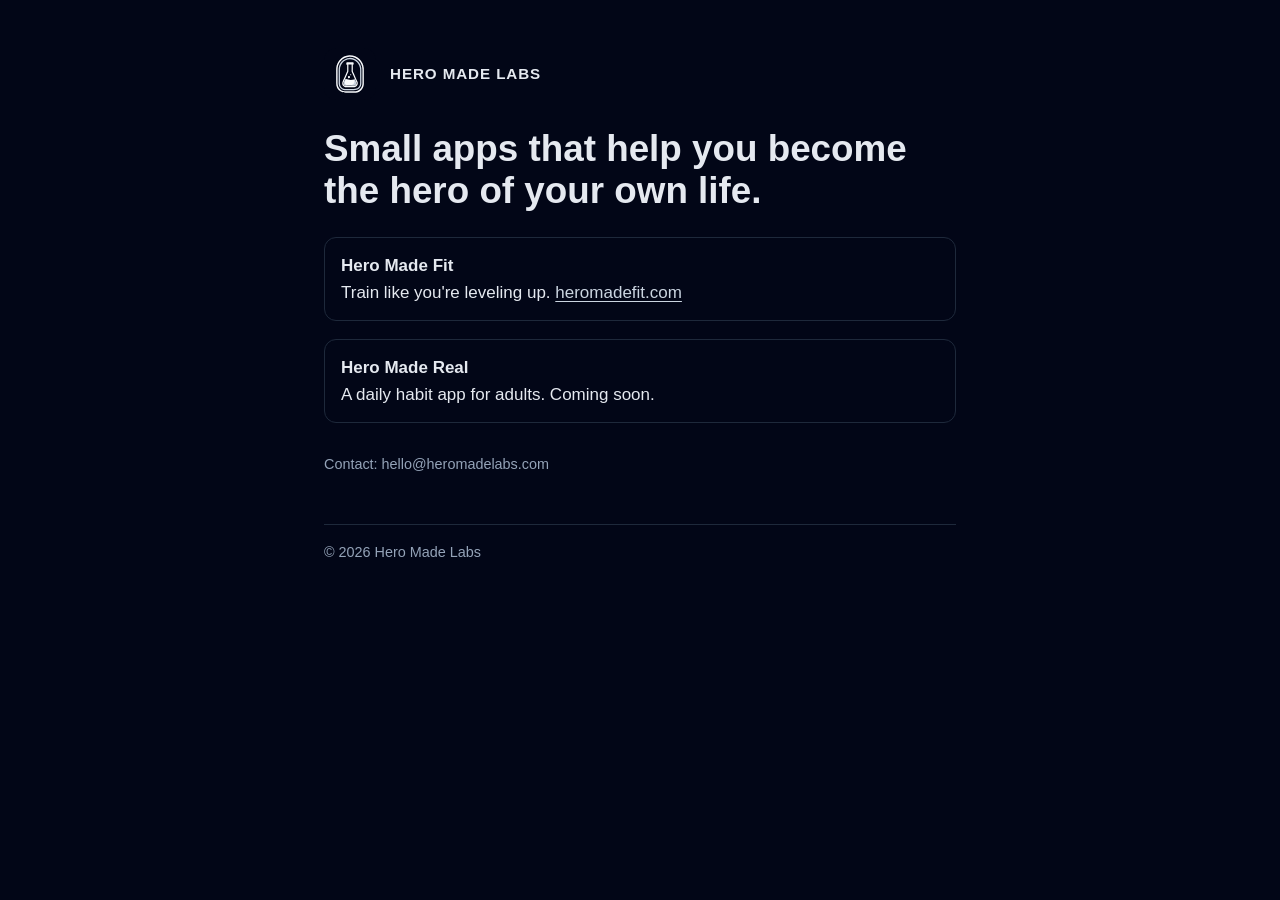
<file: index.html>
<!doctype html>
<html lang="en">
<head>
<meta charset="utf-8">
<meta name="viewport" content="width=device-width, initial-scale=1, viewport-fit=cover">
<title>Hero Made Labs</title>
<meta name="description" content="Hero Made Labs makes small apps that help you become the hero of your own life.">
<link rel="icon" href="/assets/labs-256.png">
<link rel="stylesheet" href="/assets/site.css">
</head>
<body>
<main>
  <a class="brand" href="/"><img src="/assets/labs.svg" alt=""><span>Hero Made Labs</span></a>
  <h1>Small apps that help you become the hero of your own life.</h1>
  <ul class="apps">
    <li><b>Hero Made Fit</b> Train like you're leveling up. <a href="https://heromadefit.com">heromadefit.com</a></li>
    <li><b>Hero Made Real</b> A daily habit app for adults. Coming soon.</li>
  </ul>
  <p class="meta">Contact: hello@heromadelabs.com</p>
  <footer><span>© 2026 Hero Made Labs</span></footer>
</main>
</body>
</html>
</file>
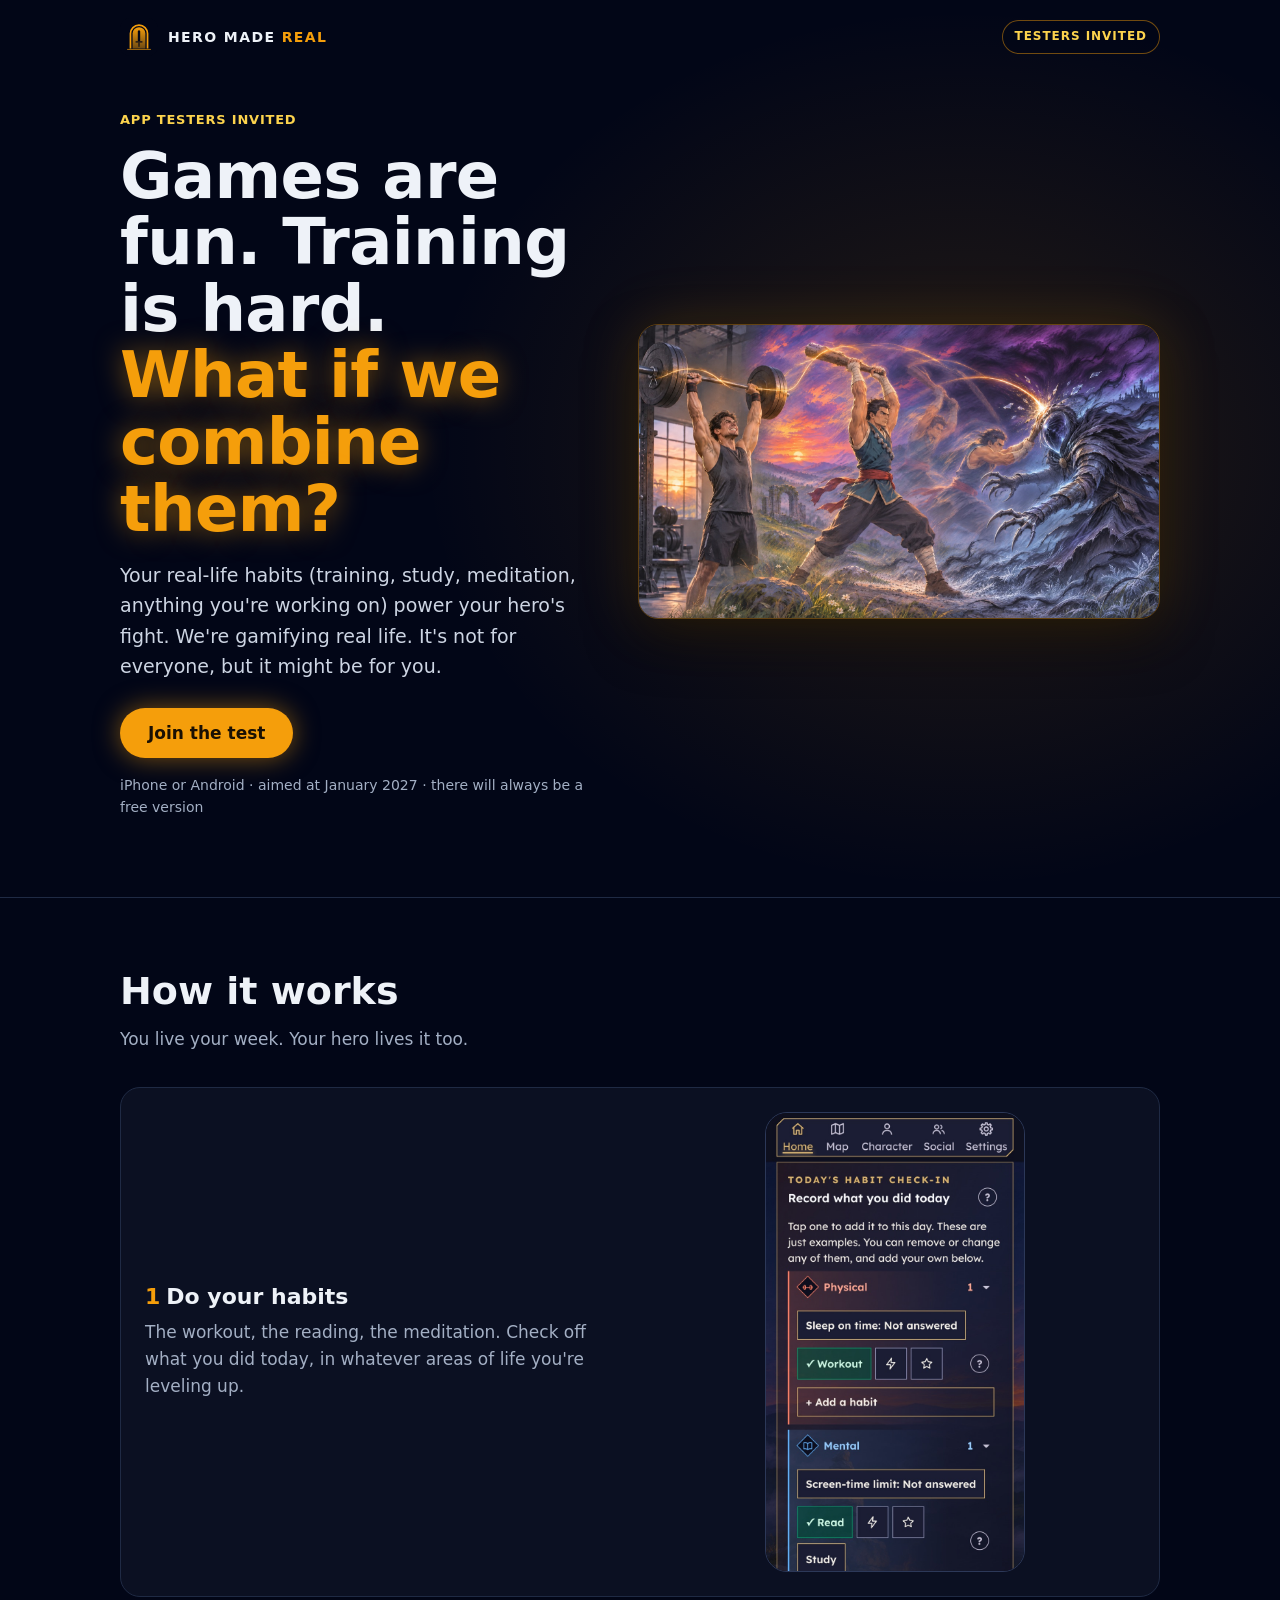
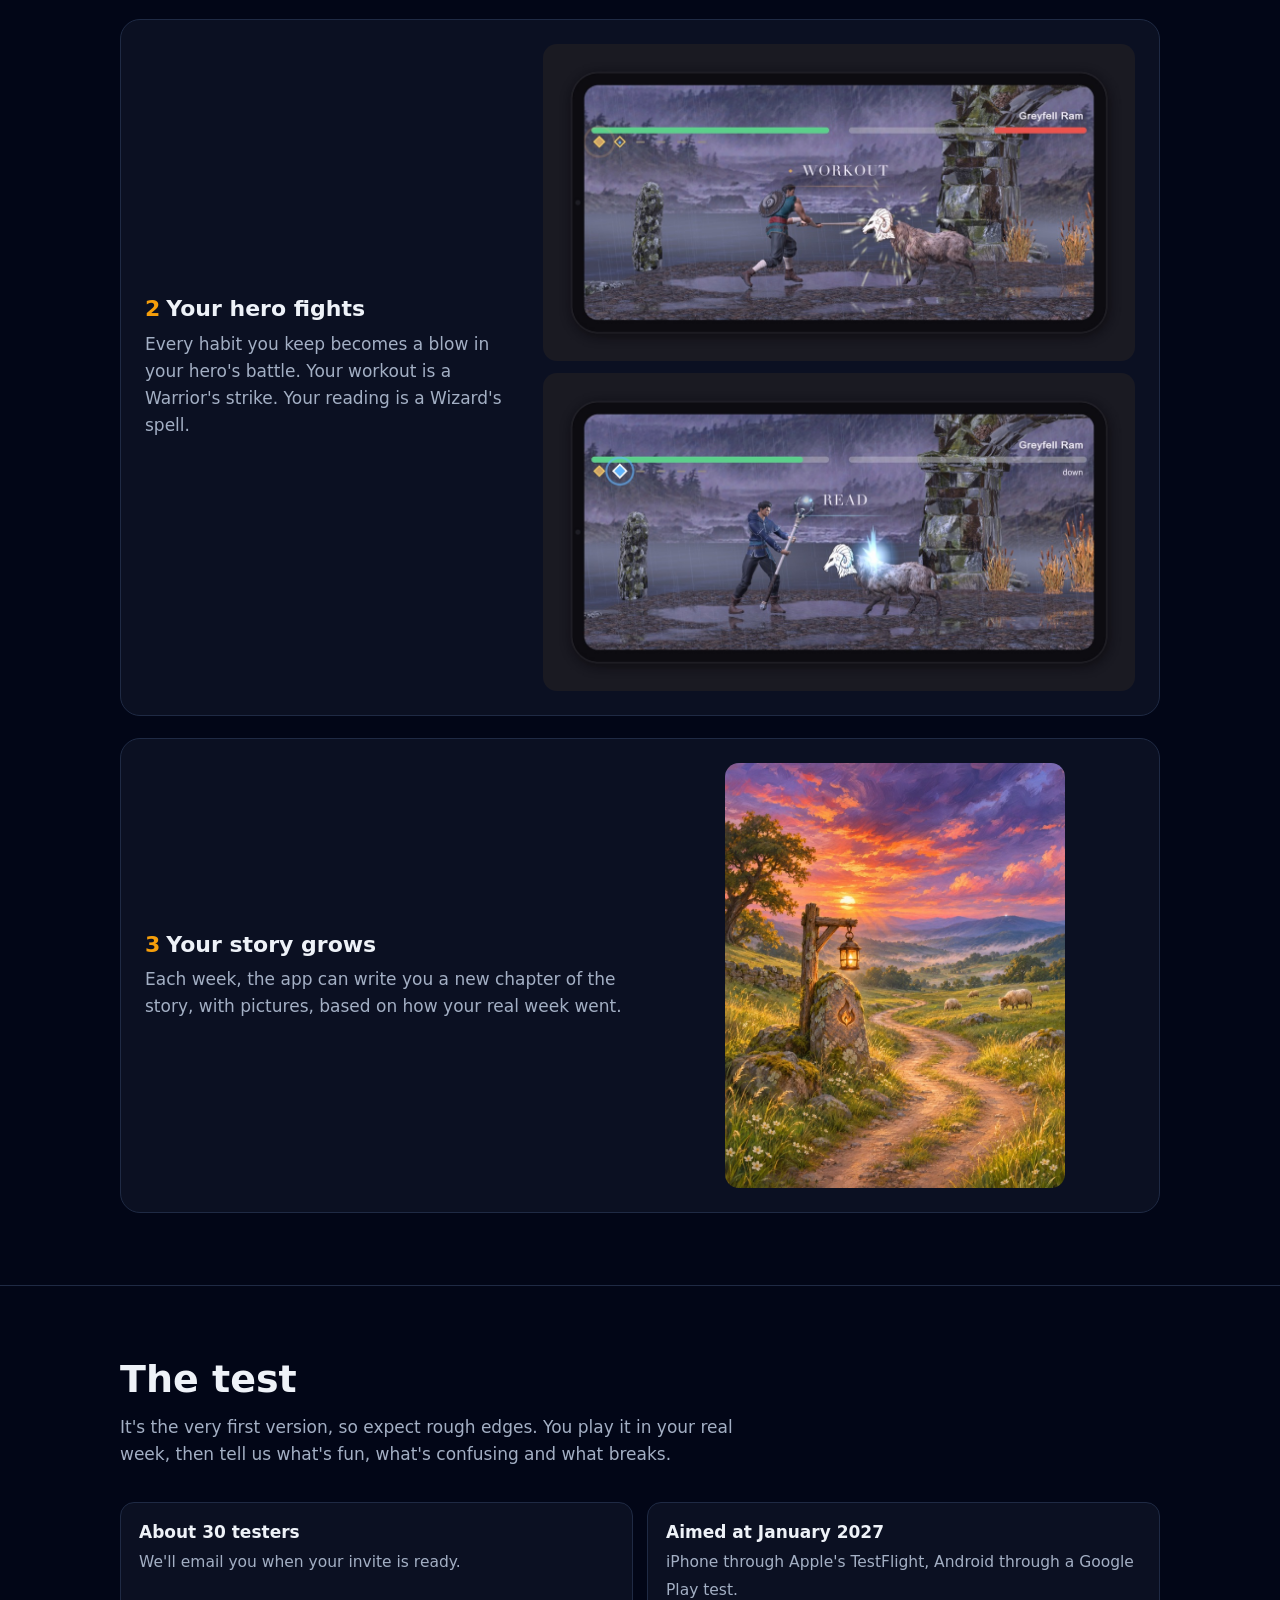
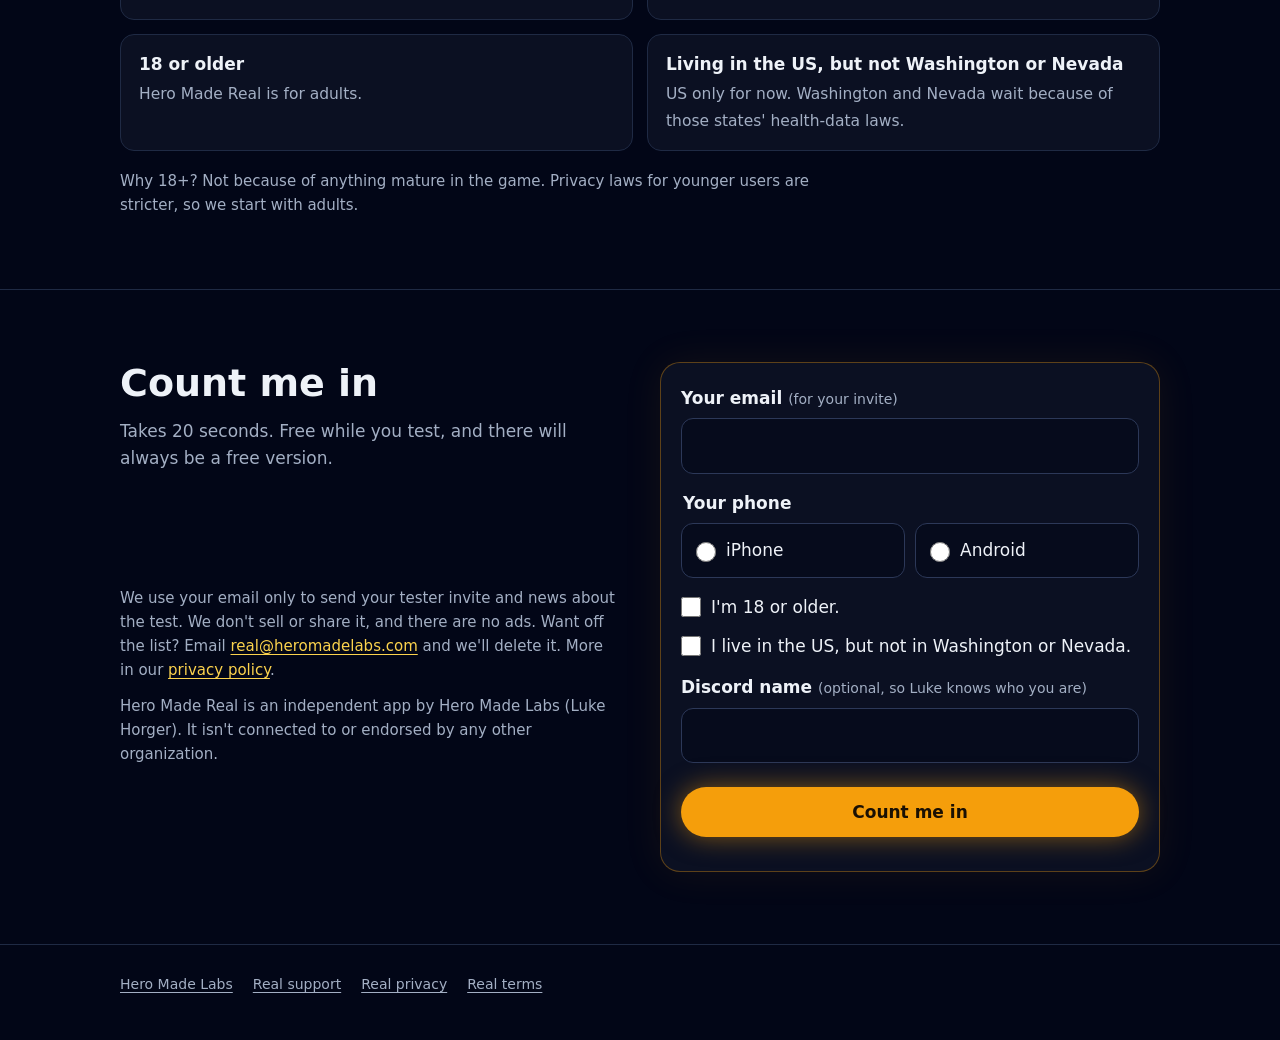
<file: real/alpha/index.html>
<!doctype html>
<html lang="en">
<head>
<meta charset="utf-8">
<meta name="viewport" content="width=device-width, initial-scale=1, viewport-fit=cover">
<title>Hero Made Real: App Testers Invited</title>
<meta name="description" content="Games are fun. Training your body and mind can be hard. Hero Made Real makes your real-life habits power your hero. App testers invited: about 30 spots.">
<meta property="og:title" content="Hero Made Real: app testers invited">
<meta property="og:description" content="Your real-life habits power your hero's fight. iPhone or Android, aimed at January 2027.">
<meta property="og:image" content="https://heromadelabs.com/real/alpha/img/hero-lift-wide.jpg">
<meta name="theme-color" content="#020617">
<link rel="icon" href="/assets/labs-256.png">
<style>
  :root {
    --bg: #020617; --panel: #0b1022; --panel2: #0f1630; --line: #1f2a44;
    --gold: #f59e0b; --gold-soft: #fcd34d; --text: #eef2f8; --muted: #a3afc4;
  }
  * { box-sizing: border-box; }
  @media (prefers-reduced-motion: no-preference) { html { scroll-behavior: smooth; } }
  html { -webkit-text-size-adjust: 100%; }
  body { margin: 0; background: var(--bg); color: var(--text); font: 17px/1.6 -apple-system, BlinkMacSystemFont, "SF Pro Text", "Segoe UI", Inter, system-ui, sans-serif; }
  a { color: var(--gold-soft); text-underline-offset: 3px; }
  :focus-visible { outline: 3px solid var(--gold-soft); outline-offset: 3px; }
  .wrap { max-width: 1080px; margin: 0 auto; padding: 0 max(20px, env(safe-area-inset-left, 0px)); }

  header { position: absolute; inset: 0 0 auto 0; z-index: 3; }
  header .wrap { display: flex; align-items: center; justify-content: space-between; padding-top: 18px; }
  .mark { display: flex; align-items: center; gap: 10px; color: var(--text); text-decoration: none; }
  .mark svg { width: 38px; height: 38px; border-radius: 9px; }
  .wordmark { font-weight: 800; letter-spacing: .1em; font-size: 14px; }
  .wordmark span { color: var(--gold); }
  .pill { font-size: 12px; font-weight: 700; letter-spacing: .08em; text-transform: uppercase; color: var(--gold-soft); border: 1px solid rgba(245,158,11,.45); border-radius: 999px; padding: 6px 12px; background: rgba(2,6,23,.55); }

  .hero { position: relative; min-height: 86vh; display: flex; align-items: center; background: radial-gradient(60% 70% at 75% 50%, rgba(245,158,11,.14), transparent 70%); }
  .hero .wrap { position: relative; width: 100%; padding-top: 110px; padding-bottom: 64px; display: grid; grid-template-columns: 1fr 1.1fr; gap: 44px; align-items: center; }
  .hero-copy { max-width: 560px; }
  .hero-shot { width: 100%; height: auto; display: block; border-radius: 20px; border: 1px solid rgba(245,158,11,.35); box-shadow: 0 0 60px rgba(245,158,11,.18), 0 20px 50px rgba(0,0,0,.5); }
  .kicker { color: var(--gold-soft); font-weight: 700; letter-spacing: .06em; text-transform: uppercase; font-size: 13px; margin: 0 0 12px; }
  h1 { font-size: clamp(38px, 7vw, 64px); line-height: 1.04; margin: 0 0 18px; font-weight: 800; letter-spacing: -.01em; text-wrap: balance; }
  h1 em { font-style: normal; color: var(--gold); text-shadow: 0 0 28px rgba(245,158,11,.55); }
  .sub { font-size: 19px; color: #cdd5e3; margin: 0 0 26px; max-width: 540px; }
  .btn { display: inline-block; background: var(--gold); color: #1a1003; font: inherit; font-weight: 800; line-height: 1.2; text-decoration: none; padding: 15px 28px; border-radius: 999px; border: 0; cursor: pointer; box-shadow: 0 0 26px rgba(245,158,11,.5); }
  .btn:hover { background: #fbbf24; }
  .small { margin-top: 16px; font-size: 14px; color: var(--muted); }

  section { padding: 72px 0; border-top: 1px solid var(--line); }
  h2 { font-size: clamp(26px, 4.4vw, 38px); line-height: 1.15; margin: 0 0 12px; text-wrap: balance; }
  .lead { color: var(--muted); max-width: 640px; margin: 0 0 34px; }

  .steps { display: grid; grid-template-columns: repeat(3, 1fr); gap: 18px; }
  .card { background: var(--panel); border: 1px solid var(--line); border-radius: 18px; padding: 18px; }
  .card img { width: 100%; display: block; border-radius: 12px; margin-bottom: 14px; aspect-ratio: 4 / 5; object-fit: cover; background: var(--panel2); }
  .card h3 { margin: 0 0 6px; font-size: 20px; line-height: 1.25; }
  .card p { margin: 0; color: var(--muted); font-size: 16px; }
  .num { color: var(--gold); font-weight: 800; margin-right: 6px; }

  .flow { display: grid; gap: 22px; }
  .flow-row { display: grid; grid-template-columns: 1fr 1fr; gap: 28px; align-items: center; background: var(--panel); border: 1px solid var(--line); border-radius: 20px; padding: 24px; }
  .flow-row.wide { grid-template-columns: 1fr 1.6fr; }
  .flow-text h3 { margin: 0 0 8px; font-size: 22px; line-height: 1.25; }
  .flow-text p { margin: 0; color: var(--muted); }
  .flow img { width: 100%; height: auto; display: block; border-radius: 14px; }
  .flow img.phone { max-width: 260px; max-height: 460px; object-fit: cover; object-position: top; justify-self: center; border: 1px solid #2c3858; border-radius: 22px; }
  .flow img.story { max-width: 340px; aspect-ratio: 4 / 5; object-fit: cover; justify-self: center; }
  .pair { display: grid; gap: 12px; }
  .facts { list-style: none; padding: 0; margin: 0; display: grid; grid-template-columns: repeat(2, 1fr); gap: 14px; }
  .facts li { background: var(--panel); border: 1px solid var(--line); border-radius: 14px; padding: 16px 18px; }
  .facts b { display: block; font-size: 17px; margin-bottom: 2px; }
  .facts span { color: var(--muted); font-size: 15.5px; }
  .why { color: var(--muted); font-size: 15px; margin: 18px 0 0; max-width: 720px; }

  .join { display: grid; grid-template-columns: 1fr 1fr; grid-template-areas: "head form" "priv form"; gap: 0 40px; align-items: start; }
  .jhead { grid-area: head; } form.signup, .done { grid-area: form; } .privacy { grid-area: priv; }
  form.signup, .done { background: var(--panel); border: 1px solid rgba(245,158,11,.35); border-radius: 20px; padding: 22px 20px; box-shadow: 0 0 40px rgba(245,158,11,.08); scroll-margin-top: 24px; }
  .field { margin: 0 0 16px; }
  .field > label, fieldset legend { display: block; font-weight: 700; margin-bottom: 6px; }
  .hint { color: var(--muted); font-size: 14px; font-weight: 400; }
  input[type=email], input[type=text] { width: 100%; font: inherit; color: var(--text); background: #060b1c; border: 1px solid #2c3858; border-radius: 12px; padding: 13px 14px; }
  input[type=email]:focus, input[type=text]:focus { outline: 2px solid var(--gold); outline-offset: 1px; }
  fieldset { border: 0; padding: 0; margin: 0 0 16px; }
  .choices { display: flex; gap: 10px; }
  .choice { flex: 1; display: flex; align-items: center; gap: 10px; border: 1px solid #2c3858; border-radius: 12px; padding: 13px 14px; cursor: pointer; background: #060b1c; }
  .choice:has(input:checked) { border-color: var(--gold); box-shadow: 0 0 0 1px var(--gold) inset; }
  .check { display: flex; align-items: flex-start; gap: 10px; margin: 0 0 12px; cursor: pointer; }
  .check input, .choice input { width: 20px; height: 20px; margin: 3px 0 0; accent-color: var(--gold); flex: none; }
  .hp { position: absolute; left: -9999px; width: 1px; height: 1px; overflow: hidden; }
  form .btn { width: 100%; margin-top: 8px; font-size: 17px; }
  .btn:disabled { opacity: .6; cursor: wait; }
  .msg { margin: 12px 0 0; font-size: 15px; }
  .msg.err { color: #fca5a5; }
  .done { border-color: #16a34a; background: #052e16; color: #dcfce7; }
  .done strong { display: block; font-size: 20px; margin-bottom: 4px; }
  .privacy { color: var(--muted); font-size: 15px; }
  .privacy p { margin: 0 0 12px; }

  footer { border-top: 1px solid var(--line); padding: 28px 0 44px; color: var(--muted); font-size: 14px; }
  footer .wrap { display: flex; flex-wrap: wrap; gap: 8px 20px; }
  footer a { color: var(--muted); }

  @media (max-width: 760px) {
    .hero { min-height: 0; display: block; }
    .hero .wrap { display: flex; flex-direction: column-reverse; gap: 26px; padding-top: 76px; padding-bottom: 44px; }
    .hero-shot { border-radius: 16px; }
    .pill { display: none; }
    .flow-row, .flow-row.wide { grid-template-columns: 1fr; gap: 18px; padding: 18px; }
    .card { display: grid; grid-template-columns: 112px 1fr; gap: 14px; align-items: center; padding: 14px; }
    .card img { margin: 0; aspect-ratio: 1 / 1; }
    .facts { grid-template-columns: 1fr; }
    .join { grid-template-columns: 1fr; grid-template-areas: "head" "form" "priv"; gap: 0; } .privacy { margin-top: 24px; }
    section { padding: 56px 0; }
  }
</style>
</head>
<body>
<header>
  <div class="wrap">
    <a class="mark" href="/" aria-label="Hero Made Labs home">
      <svg viewBox="0 0 1024 1024" aria-hidden="true"><defs><linearGradient id="door" x1="0" y1="0" x2="0" y2="1"><stop offset="0" stop-color="#f59e0b"/><stop offset="1" stop-color="#f59e0b" stop-opacity=".45"/></linearGradient></defs><rect width="1024" height="1024" fill="#020617"/><path d="M340,820 L340,420 A172,172 0 0 1 684,420 L684,820 Z" fill="url(#door)"/><polygon points="512,318 544,362 544,628 480,628 480,362" fill="#020617"/><rect x="420" y="628" width="184" height="32" fill="#020617"/><rect x="496" y="660" width="32" height="76" fill="#020617"/><circle cx="512" cy="756" r="22" fill="#020617"/><path d="M282,820 L282,420 A230,230 0 0 1 742,420 L742,820" fill="none" stroke="#f59e0b" stroke-width="46"/><path d="M192,847 L832,847" stroke="#f59e0b" stroke-width="18"/></svg>
      <span class="wordmark">HERO MADE <span>REAL</span></span>
    </a>
    <span class="pill">Testers invited</span>
  </div>
</header>

<main>
  <div class="hero">
    <div class="wrap">
      <div class="hero-copy">
        <p class="kicker">App testers invited</p>
        <h1>Games are fun. Training is hard. <em>What if we combine them?</em></h1>
        <p class="sub">Your real-life habits (training, study, meditation, anything you're working on) power your hero's fight. We're gamifying real life. It's not for everyone, but it might be for you.</p>
        <a class="btn" href="#join">Join the test</a>
        <p class="small">iPhone or Android · aimed at January 2027 · there will always be a free version</p>
      </div>
      <picture>
        <source media="(max-width: 760px)" srcset="img/hero-lift-tall.jpg">
        <img class="hero-shot" src="img/hero-lift-wide.jpg" alt="A person presses a barbell overhead in a gym at dawn; a gold thread of light runs from the bar to their hero in a painted world, whose overhead strike cracks the glass face of a clawed, shadowy Hollow.">
      </picture>
    </div>
  </div>

  <section>
    <div class="wrap">
      <h2>How it works</h2>
      <p class="lead">You live your week. Your hero lives it too.</p>
      <div class="flow">
        <div class="flow-row">
          <div class="flow-text"><h3><span class="num">1</span>Do your habits</h3><p>The workout, the reading, the meditation. Check off what you did today, in whatever areas of life you're leveling up.</p></div>
          <img class="phone" src="img/ui-checkin.jpg" width="700" height="1515" alt="The app's habit check-in screen with Workout and Read checked off and Study still to do." loading="lazy">
        </div>
        <div class="flow-row wide">
          <div class="flow-text"><h3><span class="num">2</span>Your hero fights</h3><p>Every habit you keep becomes a blow in your hero's battle. Your workout is a Warrior's strike. Your reading is a Wizard's spell.</p></div>
          <div class="pair">
            <img src="img/warrior-workout.jpg" width="1200" height="644" alt="In the game, a Warrior's strike labeled WORKOUT hits a masked ram." loading="lazy">
            <img src="img/wizard-read.jpg" width="1200" height="644" alt="In the game, a Wizard's frost bolt labeled READ hits a masked ram." loading="lazy">
          </div>
        </div>
        <div class="flow-row">
          <div class="flow-text"><h3><span class="num">3</span>Your story grows</h3><p>Each week, the app can write you a new chapter of the story, with pictures, based on how your real week went.</p></div>
          <img class="story" src="img/story-road.jpg" alt="A long road through a fantasy land at dusk, where the story begins." loading="lazy">
        </div>
      </div>
    </div>
  </section>

  <section>
    <div class="wrap">
      <h2>The test</h2>
      <p class="lead">It's the very first version, so expect rough edges. You play it in your real week, then tell us what's fun, what's confusing and what breaks.</p>
      <ul class="facts">
        <li><b>About 30 testers</b><span>We'll email you when your invite is ready.</span></li>
        <li><b>Aimed at January 2027</b><span>iPhone through Apple's TestFlight, Android through a Google Play test.</span></li>
        <li><b>18 or older</b><span>Hero Made Real is for adults.</span></li>
        <li><b>Living in the US, but not Washington or Nevada</b><span>US only for now. Washington and Nevada wait because of those states' health-data laws.</span></li>
      </ul>
      <p class="why">Why 18+? Not because of anything mature in the game. Privacy laws for younger users are stricter, so we start with adults.</p>
    </div>
  </section>

  <section id="join">
    <div class="wrap join">
      <div class="jhead">
        <h2>Count me in</h2>
        <p class="lead" style="margin-bottom:20px">Takes 20 seconds. Free while you test, and there will always be a free version.</p>
      </div>
      <form class="signup" id="signup" novalidate>
        <div class="field">
          <label for="email">Your email <span class="hint">(for your invite)</span></label>
          <input id="email" name="email" type="email" autocomplete="email" inputmode="email" maxlength="200" required>
        </div>
        <fieldset>
          <legend>Your phone</legend>
          <div class="choices">
            <label class="choice"><input type="radio" name="device" value="iPhone" required> iPhone</label>
            <label class="choice"><input type="radio" name="device" value="Android"> Android</label>
          </div>
        </fieldset>
        <label class="check"><input type="checkbox" name="adult" value="yes" required> <span>I'm 18 or older.</span></label>
        <label class="check"><input type="checkbox" name="state" value="yes" required> <span>I live in the US, but not in Washington or Nevada.</span></label>
        <div class="field" style="margin-top:14px">
          <label for="handle">Discord name <span class="hint">(optional, so Luke knows who you are)</span></label>
          <input id="handle" name="handle" type="text" maxlength="60" autocomplete="off">
        </div>
        <div class="hp" aria-hidden="true"><label>Leave empty <input type="text" name="website" tabindex="-1" autocomplete="off"></label></div>
        <button class="btn" type="submit" id="send">Count me in</button>
        <p class="msg" id="msg" role="status" aria-live="polite"></p>
      </form>
      <div class="privacy">
          <p>We use your email only to send your tester invite and news about the test. We don't sell or share it, and there are no ads. Want off the list? Email <a href="mailto:real@heromadelabs.com">real@heromadelabs.com</a> and we'll delete it. More in our <a href="/real/privacy">privacy policy</a>.</p>
          <p>Hero Made Real is an independent app by Hero Made Labs (Luke Horger). It isn't connected to or endorsed by any other organization.</p>
      </div>
    </div>
  </section>
</main>

<footer>
  <div class="wrap"><a href="/">Hero Made Labs</a><a href="/real/support">Real support</a><a href="/real/privacy">Real privacy</a><a href="/real/terms">Real terms</a></div>
</footer>

<script>
(function () {
  var ENDPOINT = "https://script.google.com/macros/s/AKfycbxxy-YnBTpzQmFVnXXeDS74-wv6Cw_K1r2LDIna5TyP2qIZPCT2AfkMNe4zVRfI7ucT/exec";
  var form = document.getElementById("signup");
  var btn = document.getElementById("send");
  var msg = document.getElementById("msg");
  var ref = (new URLSearchParams(location.search).get("ref") || "direct").replace(/[^a-z0-9_-]/gi, "").slice(0, 40) || "direct";

  function fail(text, el) {
    msg.className = "msg err";
    msg.textContent = text;
    if (el) el.focus();
    msg.scrollIntoView({ block: "center", behavior: "instant" });
  }

  form.addEventListener("submit", function (e) {
    e.preventDefault();
    if (btn.disabled) return;
    var email = form.email.value.trim();
    var device = form.querySelector("input[name=device]:checked");
    if (!/^[^\s@]+@[^\s@]+\.[^\s@]{2,}$/.test(email)) return fail("Please enter a valid email.", form.email);
    if (!device) return fail("Please pick iPhone or Android.");
    if (!form.adult.checked) return fail("The test is for adults 18 and older.", form.adult);
    if (!form.state.checked) return fail("Sorry, for now testers need to live in the US, outside Washington and Nevada.", form.state);

    var body = new URLSearchParams({
      email: email, device: device.value, adult: "yes", state: "yes",
      handle: form.handle.value.trim().slice(0, 60), ref: ref, website: form.website.value
    });
    btn.disabled = true;
    btn.textContent = "Sending…";
    msg.className = "msg";
    msg.textContent = "";

    fetch(ENDPOINT, { method: "POST", body: body })
      .then(function (r) { return r.json(); })
      .then(function (d) {
        if (!d || !d.ok) throw new Error((d && d.error) || "error");
        var box = document.createElement("div");
        box.className = "done";
        box.setAttribute("role", "status");
        box.setAttribute("tabindex", "-1");
        box.innerHTML = "<strong>You're on the list. Welcome, hero.</strong>" +
          (d.already ? "You were already signed up, so no need to do it again." : "We'll email you when your invite is ready. No need to sign up again.");
        form.replaceWith(box);
        if (document.activeElement) document.activeElement.blur();
        box.scrollIntoView({ block: "center", behavior: "instant" });
        box.focus({ preventScroll: true });
      })
      .catch(function () {
        btn.disabled = false;
        btn.textContent = "Count me in";
        fail("That didn't go through. Please try again, or email real@heromadelabs.com.");
      });
  });
})();
</script>
</body>
</html>
</file>
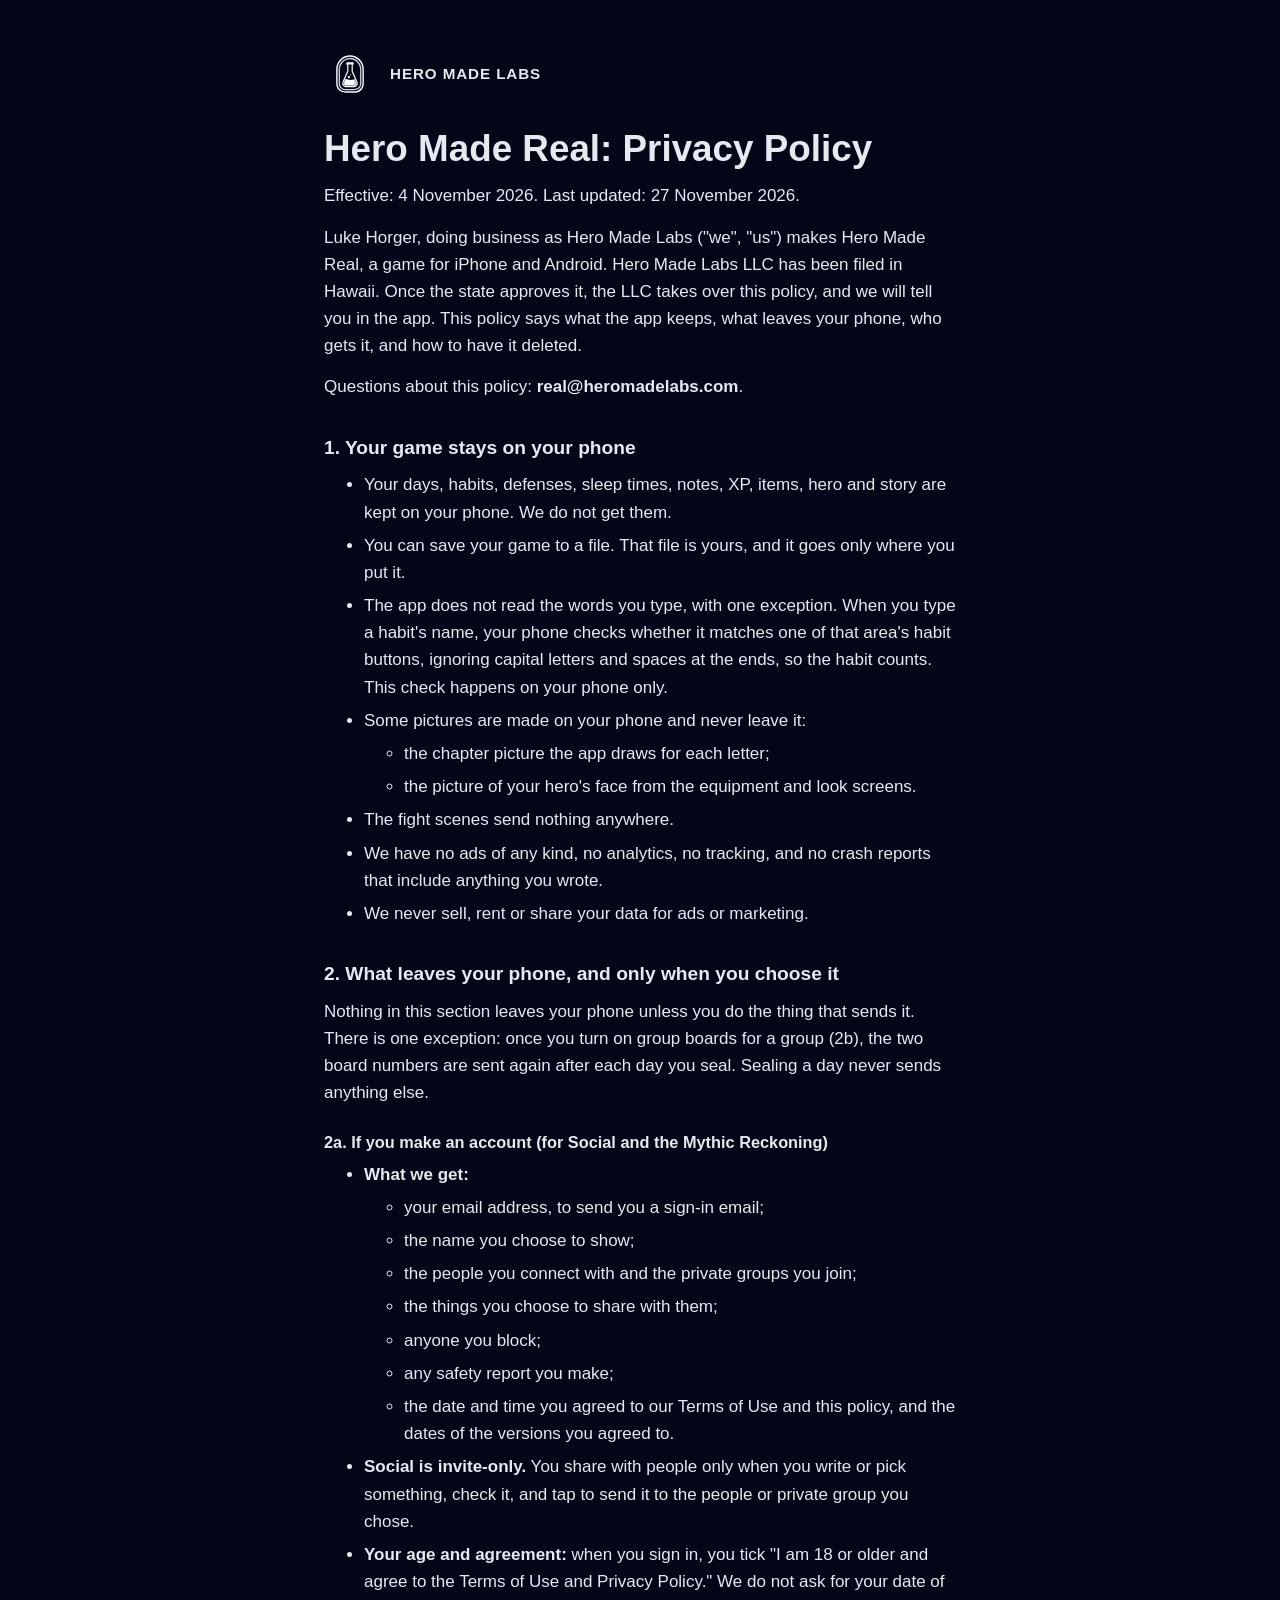
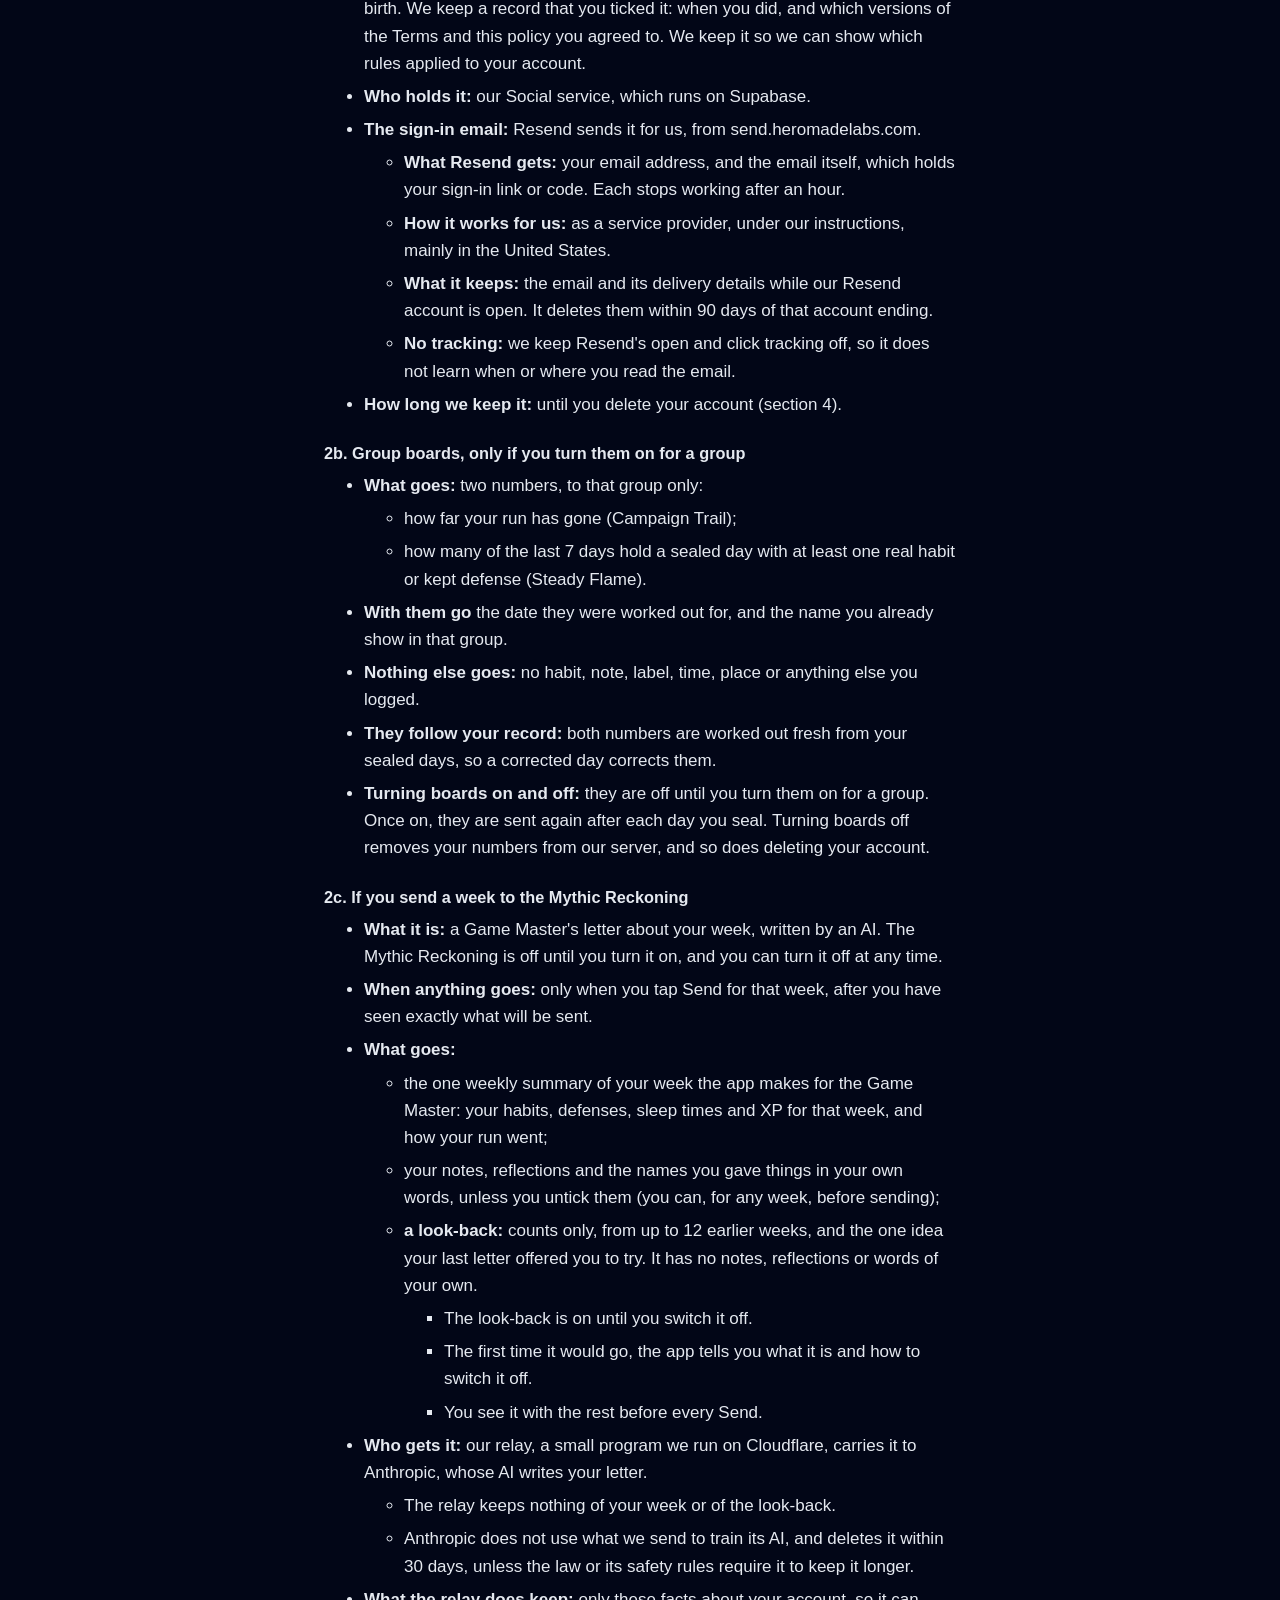
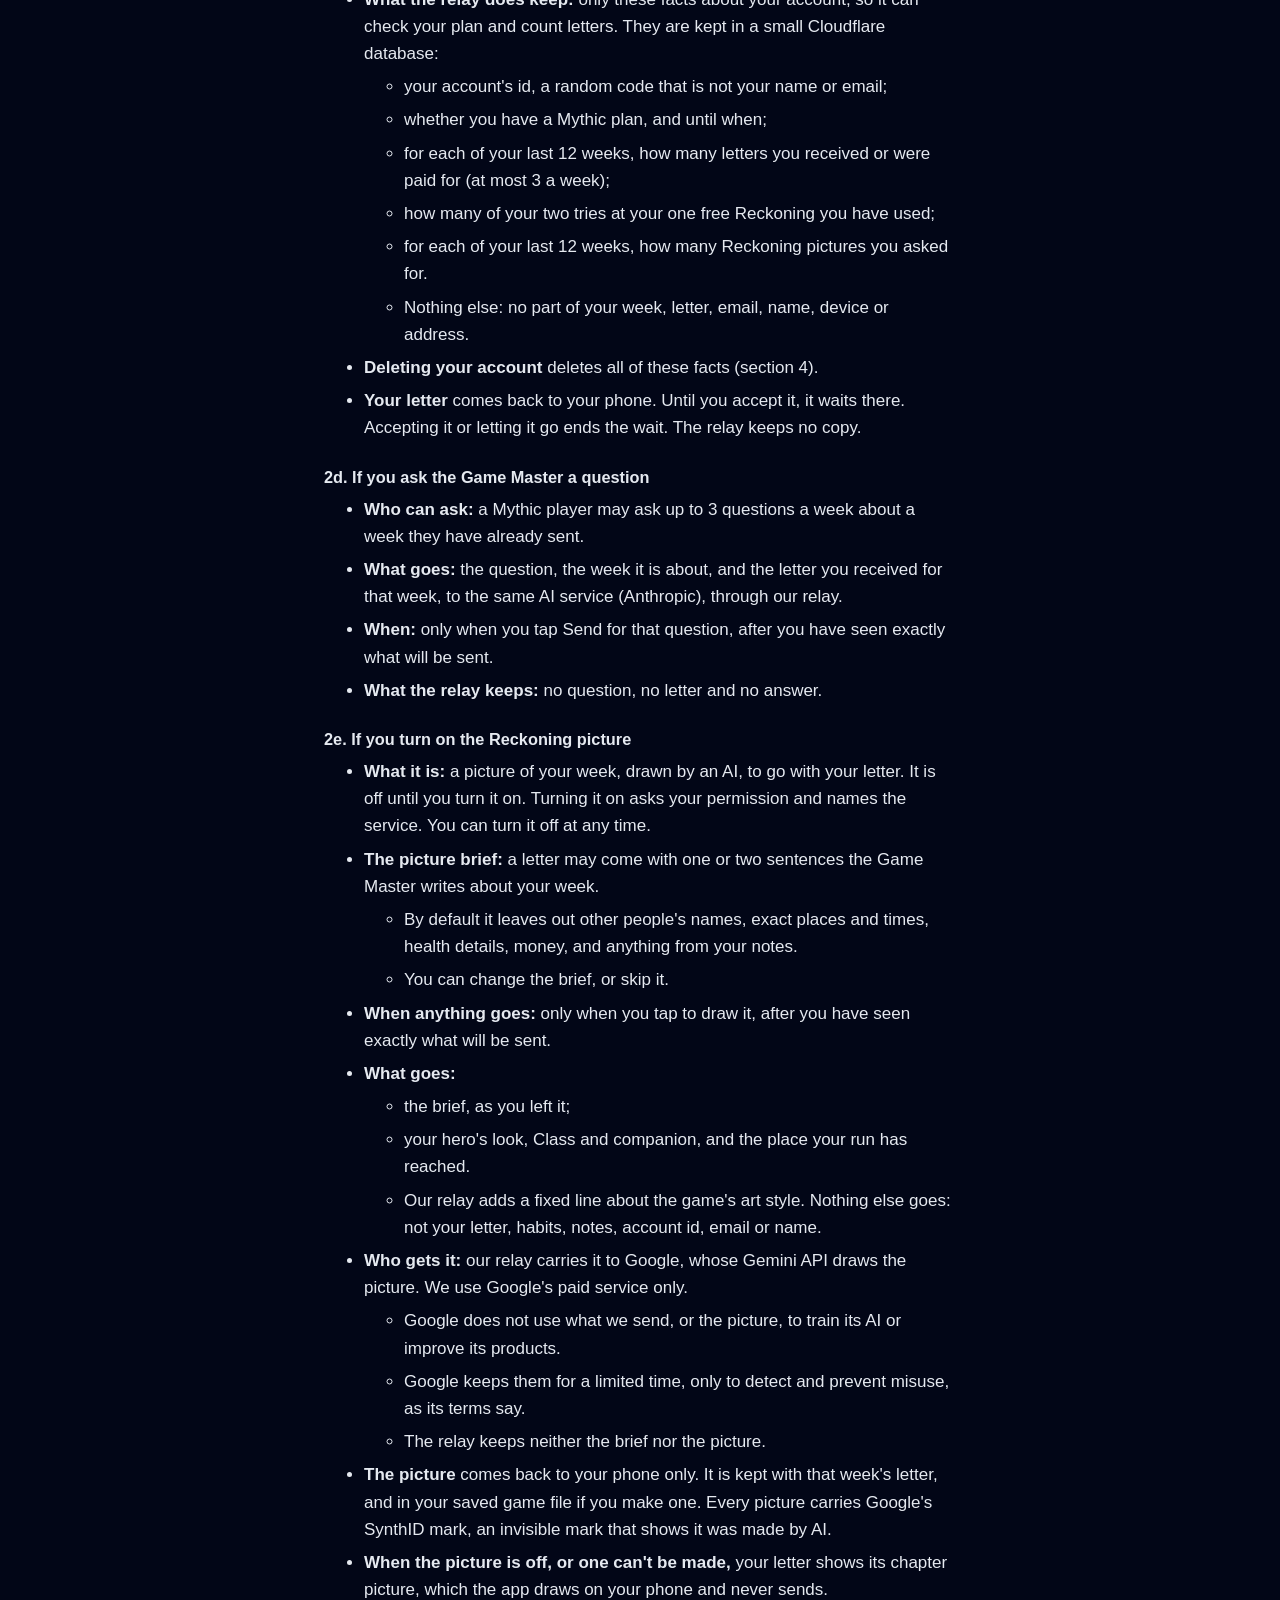
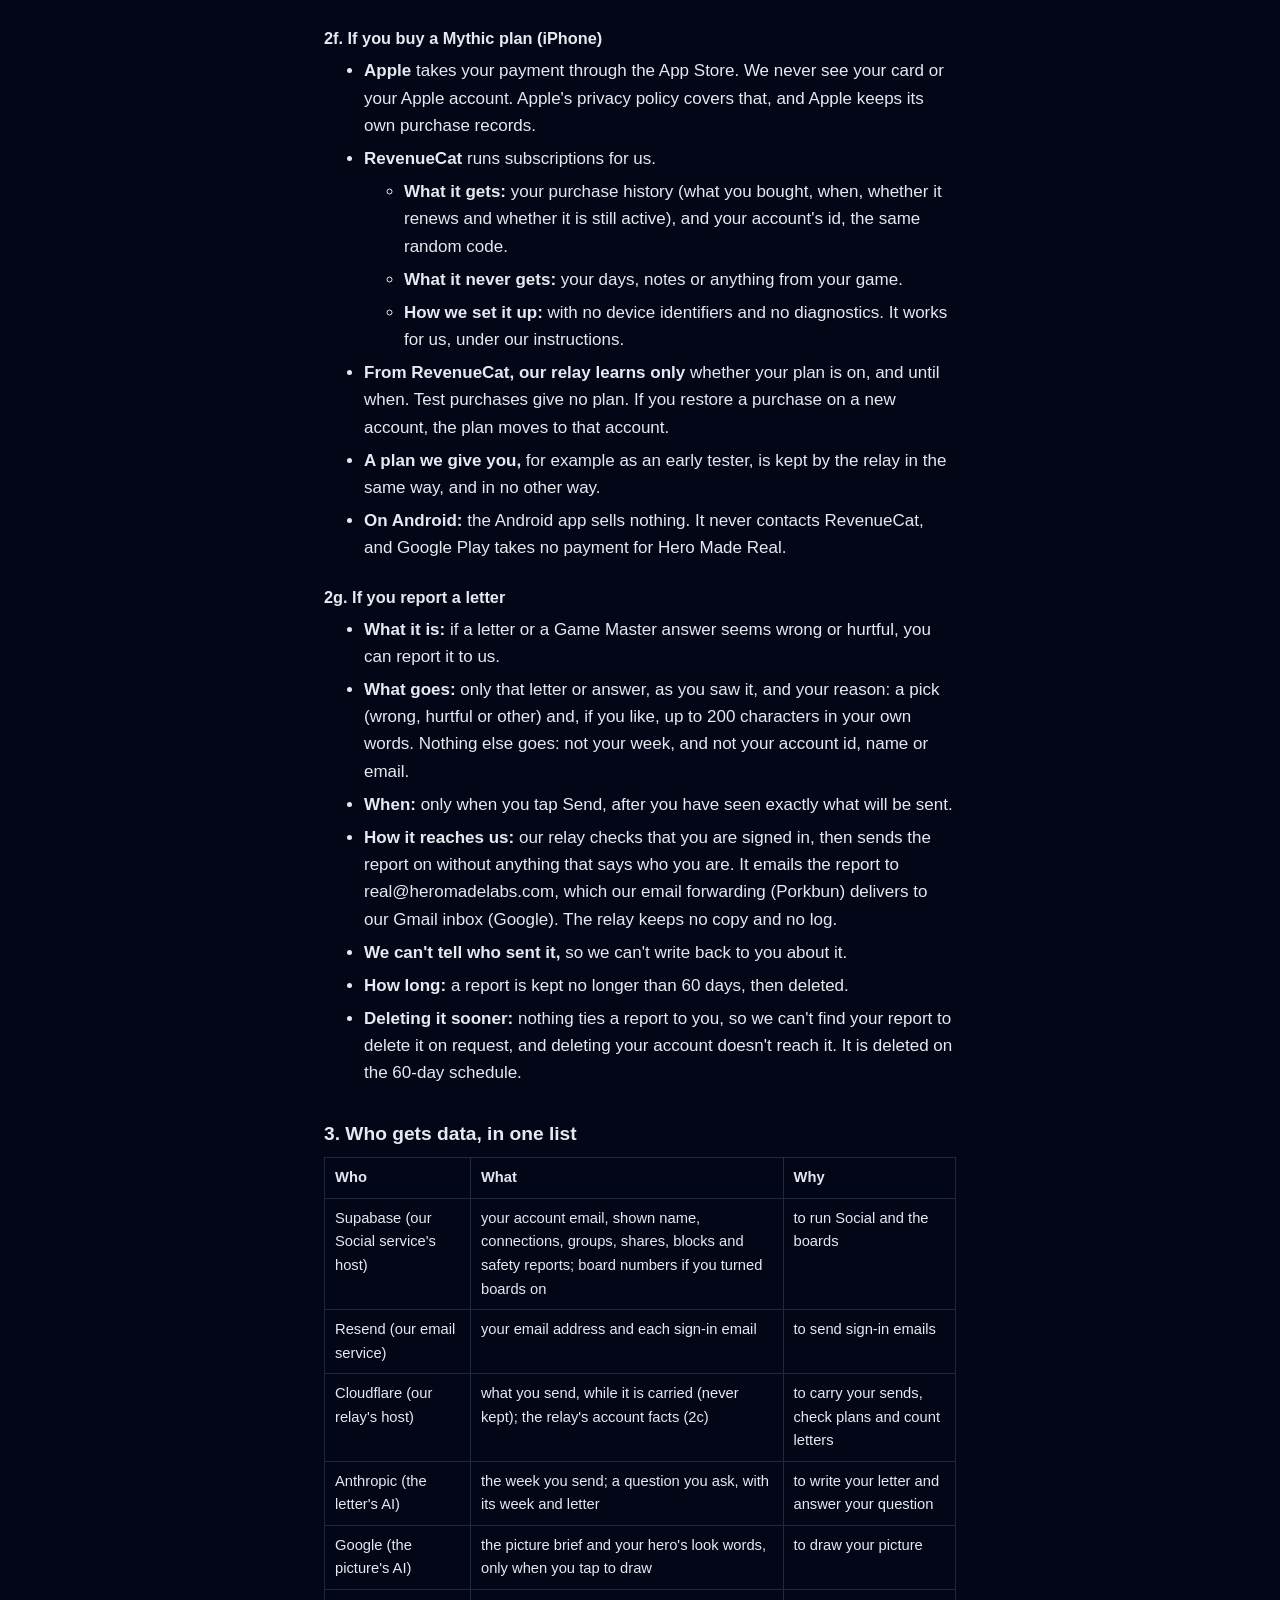
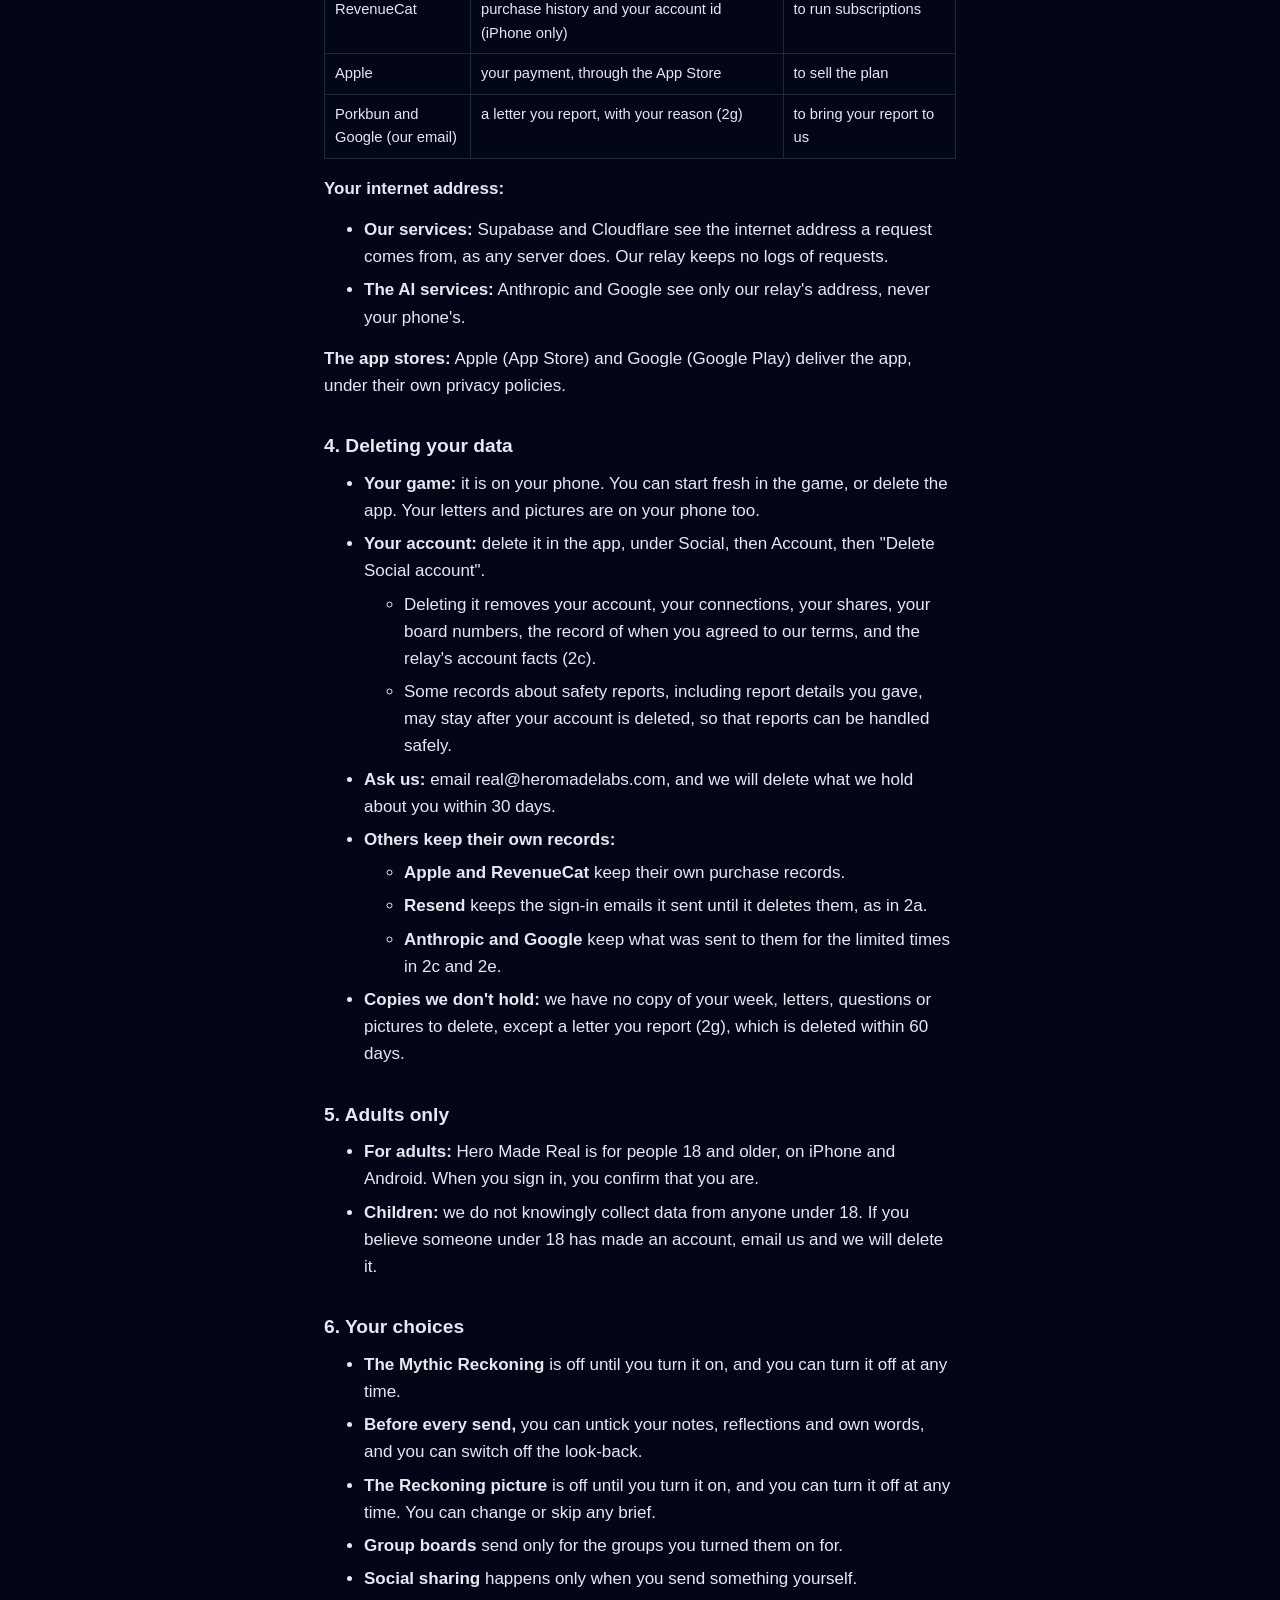
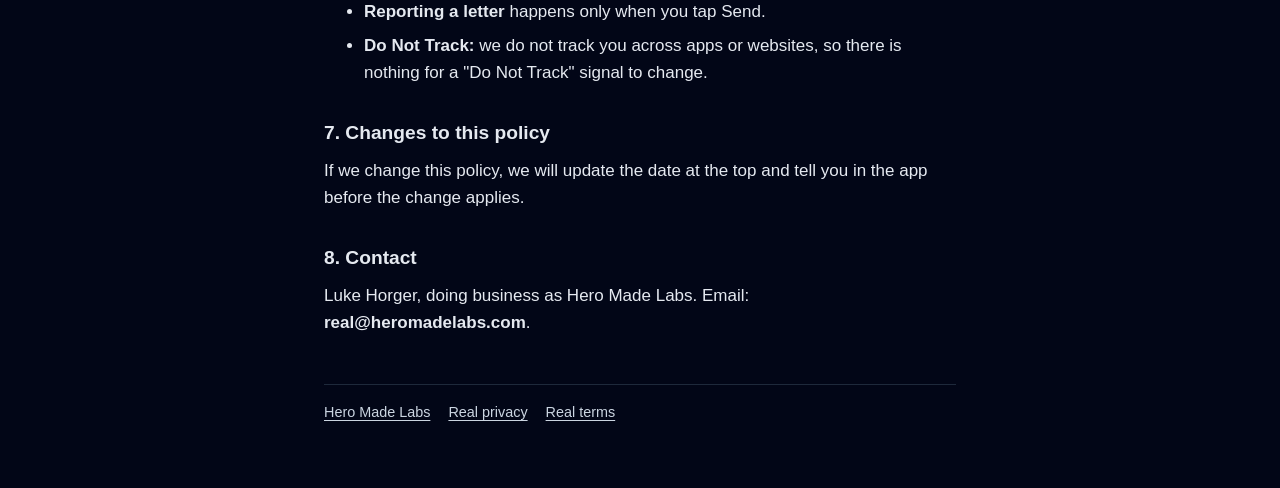
<file: real/privacy/index.html>
<!doctype html>
<html lang="en">
<head>
<meta charset="utf-8">
<meta name="viewport" content="width=device-width, initial-scale=1, viewport-fit=cover">
<title>Hero Made Real: Privacy Policy</title>
<meta name="description" content="What Hero Made Real keeps, what leaves your phone, who gets it, and how to have it deleted.">
<link rel="icon" href="/assets/labs-256.png">
<link rel="stylesheet" href="/assets/site.css">
</head>
<body>
<main class="doc">
  <a class="brand" href="/"><img src="/assets/labs.svg" alt=""><span>Hero Made Labs</span></a>
  <h1>Hero Made Real: Privacy Policy</h1>
  <p>Effective: 4 November 2026. Last updated: 27 November 2026.</p>
  <p>Luke Horger, doing business as Hero Made Labs ("we", "us") makes Hero Made Real, a game for iPhone and Android. Hero Made Labs LLC has been filed in Hawaii. Once the state approves it, the LLC takes over this policy, and we will tell you in the app. This policy says what the app keeps, what leaves your phone, who gets it, and how to have it deleted.</p>
  <p>Questions about this policy: <strong>real@heromadelabs.com</strong>.</p>
  <h2>1. Your game stays on your phone</h2>
  <ul><li>
  Your days, habits, defenses, sleep times, notes, XP, items, hero and story are kept on your phone. We do not get them.
  </li><li>
  You can save your game to a file. That file is yours, and it goes only where you put it.
  </li><li>
  The app does not read the words you type, with one exception. When you type a habit's name, your phone checks whether
   it matches one of that area's habit buttons, ignoring capital letters and spaces at the ends, so the habit counts. This
   check happens on your phone only.
  </li><li>
  Some pictures are made on your phone and never leave it:
  <ul><li>
  the chapter picture the app draws for each letter;
  </li><li>
  the picture of your hero's face from the equipment and look screens.
  </li></ul>
  </li><li>
  The fight scenes send nothing anywhere.
  </li><li>
  We have no ads of any kind, no analytics, no tracking, and no crash reports that include anything you wrote.
  </li><li>
  We never sell, rent or share your data for ads or marketing.
  </li></ul>
  <h2>2. What leaves your phone, and only when you choose it</h2>
  <p>Nothing in this section leaves your phone unless you do the thing that sends it. There is one exception: once you turn on group boards for a group (2b), the two board numbers are sent again after each day you seal. Sealing a day never sends anything else.</p>
  <h3>2a. If you make an account (for Social and the Mythic Reckoning)</h3>
  <ul><li>
  <strong>What we get:</strong>
  <ul><li>
  your email address, to send you a sign-in email;
  </li><li>
  the name you choose to show;
  </li><li>
  the people you connect with and the private groups you join;
  </li><li>
  the things you choose to share with them;
  </li><li>
  anyone you block;
  </li><li>
  any safety report you make;
  </li><li>
  the date and time you agreed to our Terms of Use and this policy, and the dates of the versions you agreed to.
  </li></ul>
  </li><li>
  <strong>Social is invite-only.</strong> You share with people only when you write or pick something, check it, and tap to send it
   to the people or private group you chose.
  </li><li>
  <strong>Your age and agreement:</strong> when you sign in, you tick "I am 18 or older and agree to the Terms of Use and Privacy Policy."
   We do not ask for your date of birth. We keep a record that you ticked it: when you did, and which versions of the Terms
   and this policy you agreed to. We keep it so we can show which rules applied to your account.
  </li><li>
  <strong>Who holds it:</strong> our Social service, which runs on Supabase.
  </li><li>
  <strong>The sign-in email:</strong> Resend sends it for us, from send.heromadelabs.com.
  <ul><li>
  <strong>What Resend gets:</strong> your email address, and the email itself, which holds your sign-in link or code. Each stops
   working after an hour.
  </li><li>
  <strong>How it works for us:</strong> as a service provider, under our instructions, mainly in the United States.
  </li><li>
  <strong>What it keeps:</strong> the email and its delivery details while our Resend account is open. It deletes them within 90 days
   of that account ending.
  </li><li>
  <strong>No tracking:</strong> we keep Resend's open and click tracking off, so it does not learn when or where you read the email.
  </li></ul>
  </li><li>
  <strong>How long we keep it:</strong> until you delete your account (section 4).
  </li></ul>
  <h3>2b. Group boards, only if you turn them on for a group</h3>
  <ul><li>
  <strong>What goes:</strong> two numbers, to that group only:
  <ul><li>
  how far your run has gone (Campaign Trail);
  </li><li>
  how many of the last 7 days hold a sealed day with at least one real habit or kept defense (Steady Flame).
  </li></ul>
  </li><li>
  <strong>With them go</strong> the date they were worked out for, and the name you already show in that group.
  </li><li>
  <strong>Nothing else goes:</strong> no habit, note, label, time, place or anything else you logged.
  </li><li>
  <strong>They follow your record:</strong> both numbers are worked out fresh from your sealed days, so a corrected day corrects them.
  </li><li>
  <strong>Turning boards on and off:</strong> they are off until you turn them on for a group. Once on, they are sent again after each
   day you seal. Turning boards off removes your numbers from our server, and so does deleting your account.
  </li></ul>
  <h3>2c. If you send a week to the Mythic Reckoning</h3>
  <ul><li>
  <strong>What it is:</strong> a Game Master's letter about your week, written by an AI. The Mythic Reckoning is off until you turn it
   on, and you can turn it off at any time.
  </li><li>
  <strong>When anything goes:</strong> only when you tap Send for that week, after you have seen exactly what will be sent.
  </li><li>
  <strong>What goes:</strong>
  <ul><li>
  the one weekly summary of your week the app makes for the Game Master: your habits, defenses, sleep times and XP for
   that week, and how your run went;
  </li><li>
  your notes, reflections and the names you gave things in your own words, unless you untick them (you can, for any
   week, before sending);
  </li><li>
  <strong>a look-back:</strong> counts only, from up to 12 earlier weeks, and the one idea your last letter offered you to try. It has
   no notes, reflections or words of your own.
  <ul><li>
  The look-back is on until you switch it off.
  </li><li>
  The first time it would go, the app tells you what it is and how to switch it off.
  </li><li>
  You see it with the rest before every Send.
  </li></ul>
  </li></ul>
  </li><li>
  <strong>Who gets it:</strong> our relay, a small program we run on Cloudflare, carries it to Anthropic, whose AI writes your letter.
  <ul><li>
  The relay keeps nothing of your week or of the look-back.
  </li><li>
  Anthropic does not use what we send to train its AI, and deletes it within 30 days, unless the law or its safety
   rules require it to keep it longer.
  </li></ul>
  </li><li>
  <strong>What the relay does keep:</strong> only these facts about your account, so it can check your plan and count letters. They are
   kept in a small Cloudflare database:
  <ul><li>
  your account's id, a random code that is not your name or email;
  </li><li>
  whether you have a Mythic plan, and until when;
  </li><li>
  for each of your last 12 weeks, how many letters you received or were paid for (at most 3 a week);
  </li><li>
  how many of your two tries at your one free Reckoning you have used;
  </li><li>
  for each of your last 12 weeks, how many Reckoning pictures you asked for.
  </li><li>
  Nothing else: no part of your week, letter, email, name, device or address.
  </li></ul>
  </li><li>
  <strong>Deleting your account</strong> deletes all of these facts (section 4).
  </li><li>
  <strong>Your letter</strong> comes back to your phone. Until you accept it, it waits there. Accepting it or letting it go ends the
   wait. The relay keeps no copy.
  </li></ul>
  <h3>2d. If you ask the Game Master a question</h3>
  <ul><li>
  <strong>Who can ask:</strong> a Mythic player may ask up to 3 questions a week about a week they have already sent.
  </li><li>
  <strong>What goes:</strong> the question, the week it is about, and the letter you received for that week, to the same AI service
   (Anthropic), through our relay.
  </li><li>
  <strong>When:</strong> only when you tap Send for that question, after you have seen exactly what will be sent.
  </li><li>
  <strong>What the relay keeps:</strong> no question, no letter and no answer.
  </li></ul>
  <h3>2e. If you turn on the Reckoning picture</h3>
  <ul><li>
  <strong>What it is:</strong> a picture of your week, drawn by an AI, to go with your letter. It is off until you turn it on.
   Turning it on asks your permission and names the service. You can turn it off at any time.
  </li><li>
  <strong>The picture brief:</strong> a letter may come with one or two sentences the Game Master writes about your week.
  <ul><li>
  By default it leaves out other people's names, exact places and times, health details, money, and anything from your
   notes.
  </li><li>
  You can change the brief, or skip it.
  </li></ul>
  </li><li>
  <strong>When anything goes:</strong> only when you tap to draw it, after you have seen exactly what will be sent.
  </li><li>
  <strong>What goes:</strong>
  <ul><li>
  the brief, as you left it;
  </li><li>
  your hero's look, Class and companion, and the place your run has reached.
  </li><li>
  Our relay adds a fixed line about the game's art style. Nothing else goes: not your letter, habits, notes, account id,
   email or name.
  </li></ul>
  </li><li>
  <strong>Who gets it:</strong> our relay carries it to Google, whose Gemini API draws the picture. We use Google's paid service only.
  <ul><li>
  Google does not use what we send, or the picture, to train its AI or improve its products.
  </li><li>
  Google keeps them for a limited time, only to detect and prevent misuse, as its terms say.
  </li><li>
  The relay keeps neither the brief nor the picture.
  </li></ul>
  </li><li>
  <strong>The picture</strong> comes back to your phone only. It is kept with that week's letter, and in your saved game file if you
   make one. Every picture carries Google's SynthID mark, an invisible mark that shows it was made by AI.
  </li><li>
  <strong>When the picture is off, or one can't be made,</strong> your letter shows its chapter picture, which the app draws on your
   phone and never sends.
  </li></ul>
  <h3>2f. If you buy a Mythic plan (iPhone)</h3>
  <ul><li>
  <strong>Apple</strong> takes your payment through the App Store. We never see your card or your Apple account. Apple's privacy
   policy covers that, and Apple keeps its own purchase records.
  </li><li>
  <strong>RevenueCat</strong> runs subscriptions for us.
  <ul><li>
  <strong>What it gets:</strong> your purchase history (what you bought, when, whether it renews and whether it is still active), and
   your account's id, the same random code.
  </li><li>
  <strong>What it never gets:</strong> your days, notes or anything from your game.
  </li><li>
  <strong>How we set it up:</strong> with no device identifiers and no diagnostics. It works for us, under our instructions.
  </li></ul>
  </li><li>
  <strong>From RevenueCat, our relay learns only</strong> whether your plan is on, and until when. Test purchases give no plan. If you
   restore a purchase on a new account, the plan moves to that account.
  </li><li>
  <strong>A plan we give you,</strong> for example as an early tester, is kept by the relay in the same way, and in no other way.
  </li><li>
  <strong>On Android:</strong> the Android app sells nothing. It never contacts RevenueCat, and Google Play takes no payment for Hero
   Made Real.
  </li></ul>
  <h3>2g. If you report a letter</h3>
  <ul><li>
  <strong>What it is:</strong> if a letter or a Game Master answer seems wrong or hurtful, you can report it to us.
  </li><li>
  <strong>What goes:</strong> only that letter or answer, as you saw it, and your reason: a pick (wrong, hurtful or other) and, if
   you like, up to 200 characters in your own words. Nothing else goes: not your week, and not your account id, name or
   email.
  </li><li>
  <strong>When:</strong> only when you tap Send, after you have seen exactly what will be sent.
  </li><li>
  <strong>How it reaches us:</strong> our relay checks that you are signed in, then sends the report on without anything that says
   who you are. It emails the report to real@heromadelabs.com, which our email forwarding (Porkbun) delivers to our Gmail
   inbox (Google). The relay keeps no copy and no log.
  </li><li>
  <strong>We can't tell who sent it,</strong> so we can't write back to you about it.
  </li><li>
  <strong>How long:</strong> a report is kept no longer than 60 days, then deleted.
  </li><li>
  <strong>Deleting it sooner:</strong> nothing ties a report to you, so we can't find your report to delete it on request, and
   deleting your account doesn't reach it. It is deleted on the 60-day schedule.
  </li></ul>
  <h2>3. Who gets data, in one list</h2>
  <div class="table"><table><thead><tr><th>Who</th><th>What</th><th>Why</th></tr></thead><tbody>
  <tr><td>Supabase (our Social service's host)</td><td>your account email, shown name, connections, groups, shares, blocks and safety reports; board numbers if you turned boards on</td><td>to run Social and the boards</td></tr>
  <tr><td>Resend (our email service)</td><td>your email address and each sign-in email</td><td>to send sign-in emails</td></tr>
  <tr><td>Cloudflare (our relay's host)</td><td>what you send, while it is carried (never kept); the relay's account facts (2c)</td><td>to carry your sends, check plans and count letters</td></tr>
  <tr><td>Anthropic (the letter's AI)</td><td>the week you send; a question you ask, with its week and letter</td><td>to write your letter and answer your question</td></tr>
  <tr><td>Google (the picture's AI)</td><td>the picture brief and your hero's look words, only when you tap to draw</td><td>to draw your picture</td></tr>
  <tr><td>RevenueCat</td><td>purchase history and your account id (iPhone only)</td><td>to run subscriptions</td></tr>
  <tr><td>Apple</td><td>your payment, through the App Store</td><td>to sell the plan</td></tr>
  <tr><td>Porkbun and Google (our email)</td><td>a letter you report, with your reason (2g)</td><td>to bring your report to us</td></tr>
  </tbody></table></div>
  <p><strong>Your internet address:</strong></p>
  <ul><li>
  <strong>Our services:</strong> Supabase and Cloudflare see the internet address a request comes from, as any server does. Our relay
   keeps no logs of requests.
  </li><li>
  <strong>The AI services:</strong> Anthropic and Google see only our relay's address, never your phone's.
  </li></ul>
  <p><strong>The app stores:</strong> Apple (App Store) and Google (Google Play) deliver the app, under their own privacy policies.</p>
  <h2>4. Deleting your data</h2>
  <ul><li>
  <strong>Your game:</strong> it is on your phone. You can start fresh in the game, or delete the app. Your letters and pictures are on
   your phone too.
  </li><li>
  <strong>Your account:</strong> delete it in the app, under Social, then Account, then "Delete Social account".
  <ul><li>
  Deleting it removes your account, your connections, your shares, your board numbers, the record of when you agreed to our
   terms, and the relay's account facts (2c).
  </li><li>
  Some records about safety reports, including report details you gave, may stay after your account is deleted, so
   that reports can be handled safely.
  </li></ul>
  </li><li>
  <strong>Ask us:</strong> email real@heromadelabs.com, and we will delete what we hold about you within 30 days.
  </li><li>
  <strong>Others keep their own records:</strong>
  <ul><li>
  <strong>Apple and RevenueCat</strong> keep their own purchase records.
  </li><li>
  <strong>Resend</strong> keeps the sign-in emails it sent until it deletes them, as in 2a.
  </li><li>
  <strong>Anthropic and Google</strong> keep what was sent to them for the limited times in 2c and 2e.
  </li></ul>
  </li><li>
  <strong>Copies we don't hold:</strong> we have no copy of your week, letters, questions or pictures to delete,
   except a letter you report (2g), which is deleted within 60 days.
  </li></ul>
  <h2>5. Adults only</h2>
  <ul><li>
  <strong>For adults:</strong> Hero Made Real is for people 18 and older, on iPhone and Android. When you sign in, you confirm that you
   are.
  </li><li>
  <strong>Children:</strong> we do not knowingly collect data from anyone under 18. If you believe someone under 18 has made an account,
   email us and we will delete it.
  </li></ul>
  <h2>6. Your choices</h2>
  <ul><li>
  <strong>The Mythic Reckoning</strong> is off until you turn it on, and you can turn it off at any time.
  </li><li>
  <strong>Before every send,</strong> you can untick your notes, reflections and own words, and you can switch off the look-back.
  </li><li>
  <strong>The Reckoning picture</strong> is off until you turn it on, and you can turn it off at any time. You can change or skip any
   brief.
  </li><li>
  <strong>Group boards</strong> send only for the groups you turned them on for.
  </li><li>
  <strong>Social sharing</strong> happens only when you send something yourself.
  </li><li>
  <strong>Reporting a letter</strong> happens only when you tap Send.
  </li><li>
  <strong>Do Not Track:</strong> we do not track you across apps or websites, so there is nothing for a "Do Not Track" signal to
   change.
  </li></ul>
  <h2>7. Changes to this policy</h2>
  <p>If we change this policy, we will update the date at the top and tell you in the app before the change applies.</p>
  <h2>8. Contact</h2>
  <p>Luke Horger, doing business as Hero Made Labs. Email: <strong>real@heromadelabs.com</strong>.</p>
  <footer><a href="/">Hero Made Labs</a><a href="/real/privacy">Real privacy</a><a href="/real/terms">Real terms</a></footer>
</main>
</body>
</html>
</file>
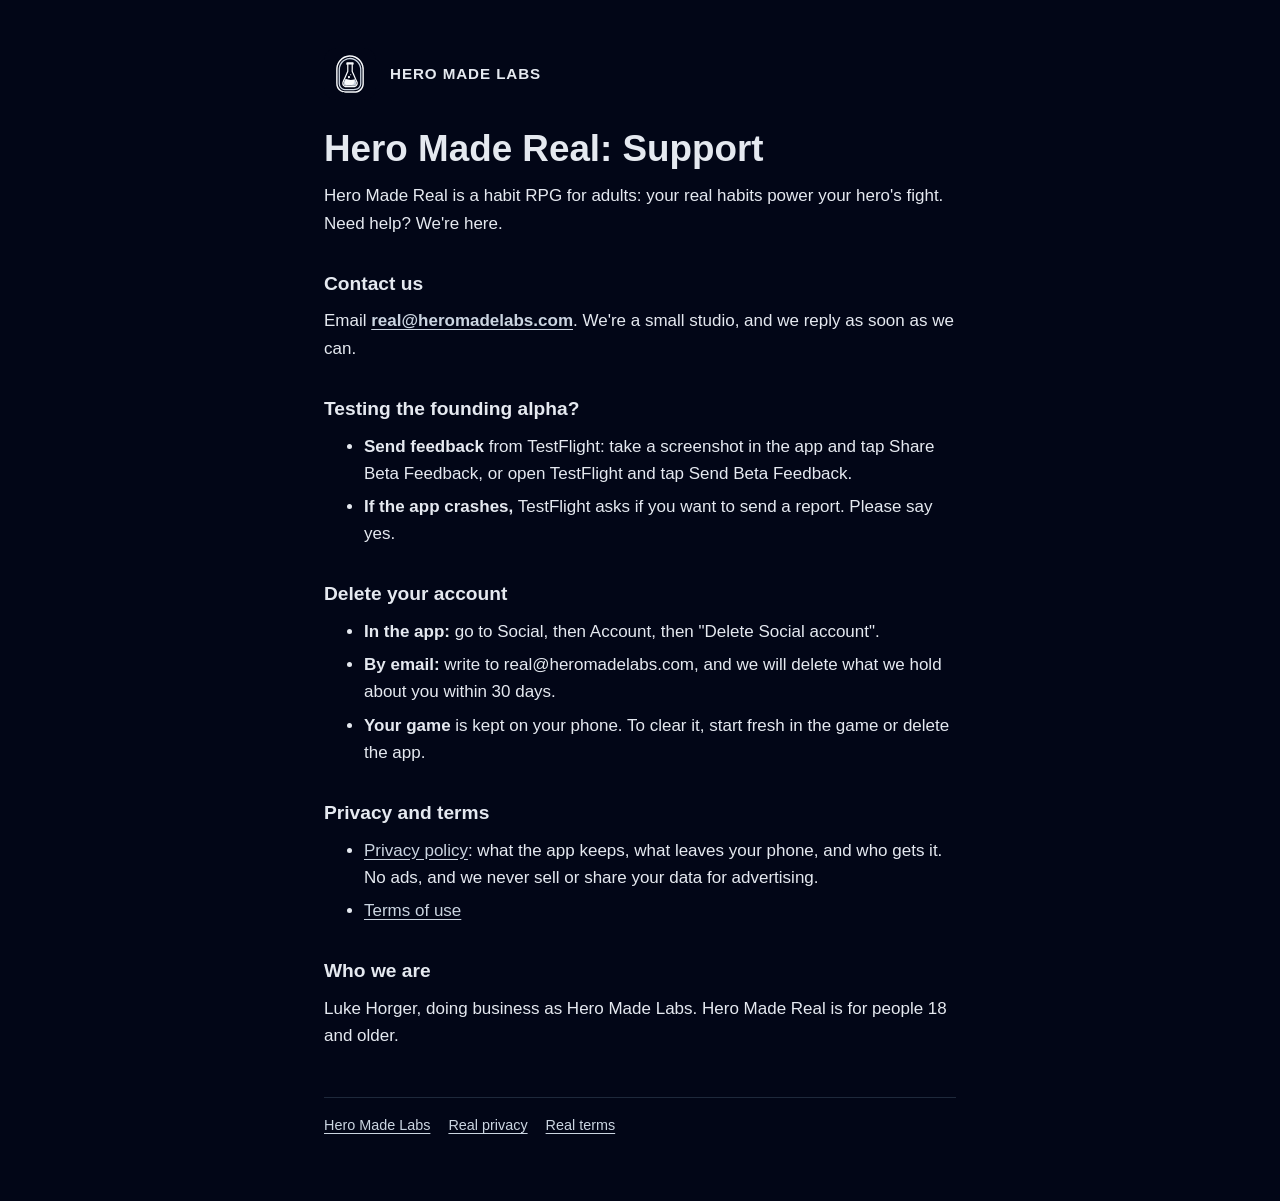
<file: real/support/index.html>
<!doctype html>
<html lang="en">
<head>
<meta charset="utf-8">
<meta name="viewport" content="width=device-width, initial-scale=1, viewport-fit=cover">
<title>Hero Made Real: Support</title>
<meta name="description" content="Help with Hero Made Real: contact us, delete your account, and read our privacy policy and terms.">
<link rel="icon" href="/assets/labs-256.png">
<link rel="stylesheet" href="/assets/site.css">
</head>
<body>
<main class="doc">
  <a class="brand" href="/"><img src="/assets/labs.svg" alt=""><span>Hero Made Labs</span></a>
  <h1>Hero Made Real: Support</h1>
  <p>Hero Made Real is a habit RPG for adults: your real habits power your hero's fight. Need help? We're here.</p>
  <h2>Contact us</h2>
  <p>Email <strong><a href="mailto:real@heromadelabs.com">real@heromadelabs.com</a></strong>. We're a small studio, and we reply as soon as we can.</p>
  <h2>Testing the founding alpha?</h2>
  <ul><li>
  <strong>Send feedback</strong> from TestFlight: take a screenshot in the app and tap Share Beta Feedback, or open TestFlight and tap Send Beta Feedback.
  </li><li>
  <strong>If the app crashes,</strong> TestFlight asks if you want to send a report. Please say yes.
  </li></ul>
  <h2>Delete your account</h2>
  <ul><li>
  <strong>In the app:</strong> go to Social, then Account, then "Delete Social account".
  </li><li>
  <strong>By email:</strong> write to real@heromadelabs.com, and we will delete what we hold about you within 30 days.
  </li><li>
  <strong>Your game</strong> is kept on your phone. To clear it, start fresh in the game or delete the app.
  </li></ul>
  <h2>Privacy and terms</h2>
  <ul><li>
  <a href="/real/privacy">Privacy policy</a>: what the app keeps, what leaves your phone, and who gets it. No ads, and we never sell or share your data for advertising.
  </li><li>
  <a href="/real/terms">Terms of use</a>
  </li></ul>
  <h2>Who we are</h2>
  <p>Luke Horger, doing business as Hero Made Labs. Hero Made Real is for people 18 and older.</p>
  <footer><a href="/">Hero Made Labs</a><a href="/real/privacy">Real privacy</a><a href="/real/terms">Real terms</a></footer>
</main>
</body>
</html>
</file>
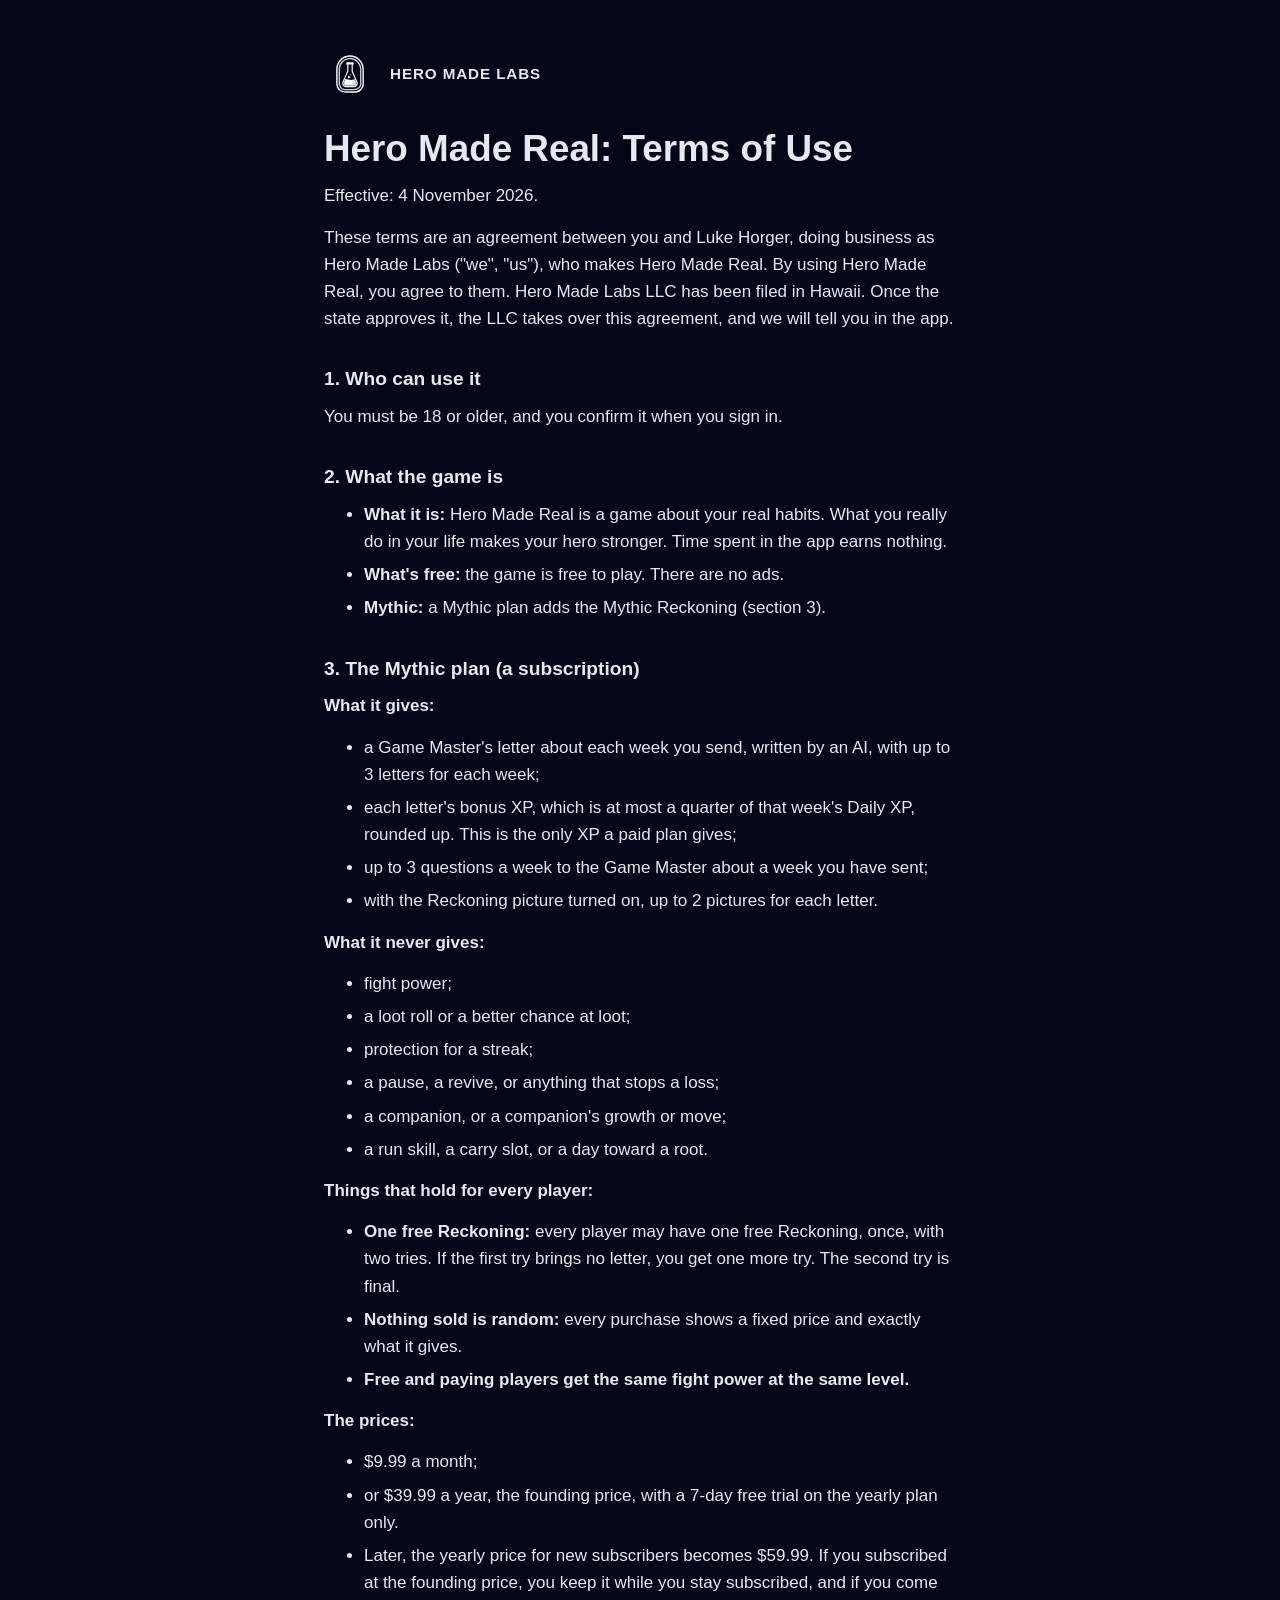
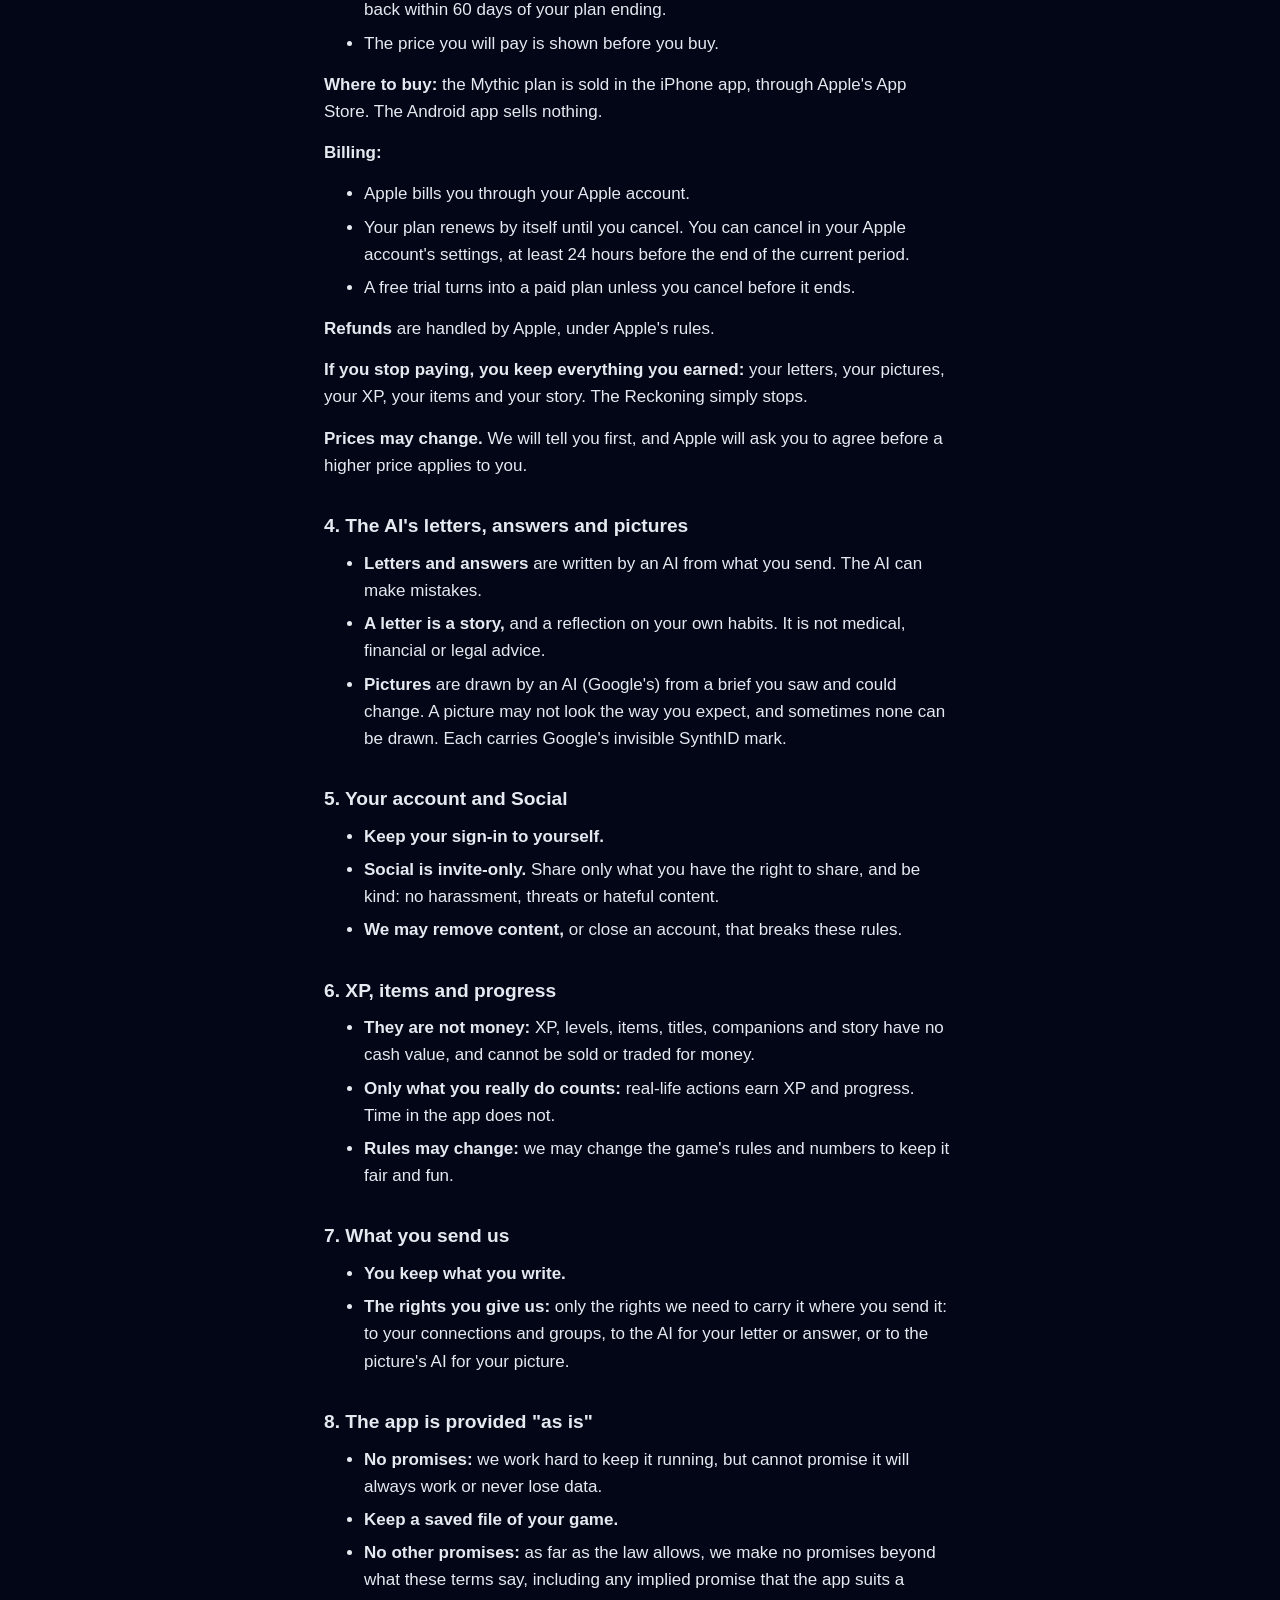
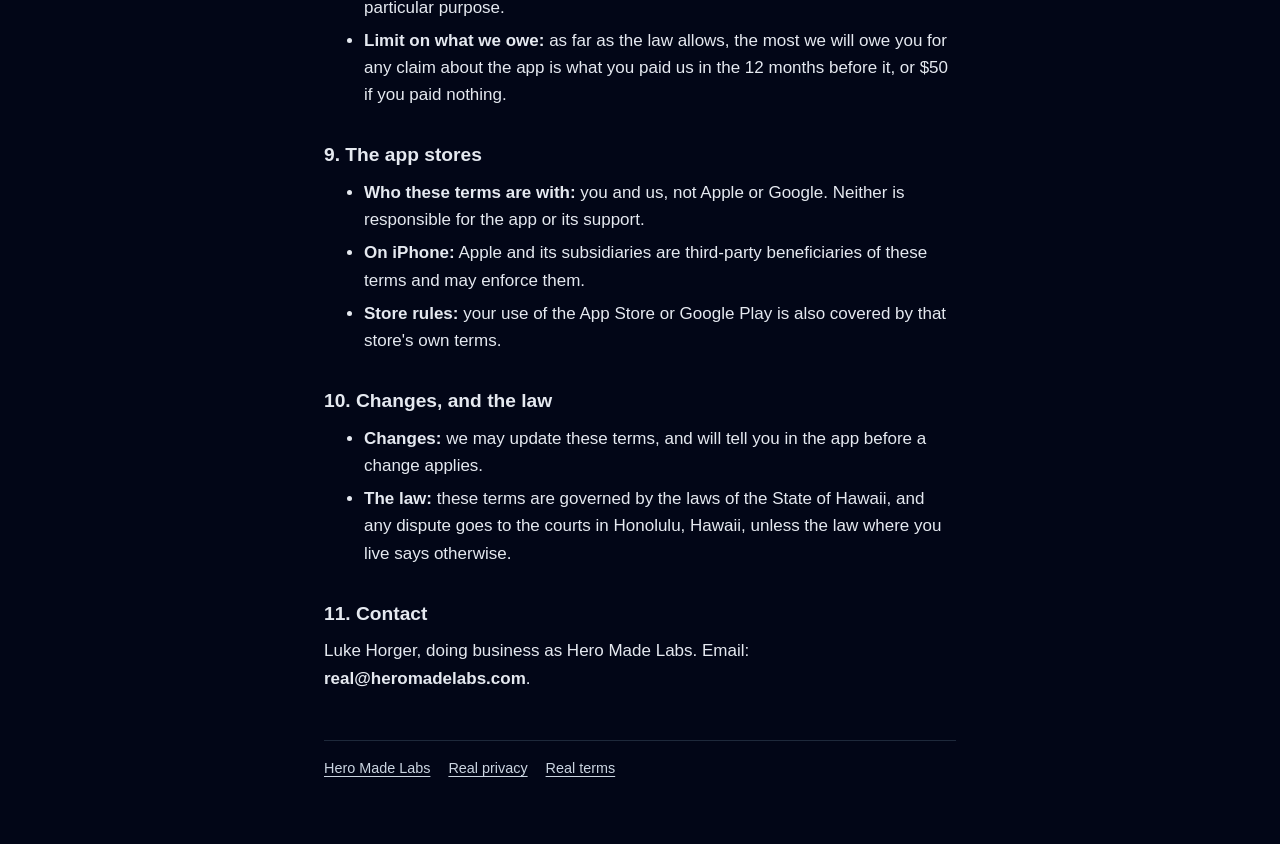
<file: real/terms/index.html>
<!doctype html>
<html lang="en">
<head>
<meta charset="utf-8">
<meta name="viewport" content="width=device-width, initial-scale=1, viewport-fit=cover">
<title>Hero Made Real: Terms of Use</title>
<meta name="description" content="The terms for using Hero Made Real.">
<link rel="icon" href="/assets/labs-256.png">
<link rel="stylesheet" href="/assets/site.css">
</head>
<body>
<main class="doc">
  <a class="brand" href="/"><img src="/assets/labs.svg" alt=""><span>Hero Made Labs</span></a>
  <h1>Hero Made Real: Terms of Use</h1>
  <p>Effective: 4 November 2026.</p>
  <p>These terms are an agreement between you and Luke Horger, doing business as Hero Made Labs ("we", "us"), who makes Hero Made Real. By using Hero Made Real, you agree to them. Hero Made Labs LLC has been filed in Hawaii. Once the state approves it, the LLC takes over this agreement, and we will tell you in the app.</p>
  <h2>1. Who can use it</h2>
  <p>You must be 18 or older, and you confirm it when you sign in.</p>
  <h2>2. What the game is</h2>
  <ul><li>
  <strong>What it is:</strong> Hero Made Real is a game about your real habits. What you really do in your life makes your hero
   stronger. Time spent in the app earns nothing.
  </li><li>
  <strong>What's free:</strong> the game is free to play. There are no ads.
  </li><li>
  <strong>Mythic:</strong> a Mythic plan adds the Mythic Reckoning (section 3).
  </li></ul>
  <h2>3. The Mythic plan (a subscription)</h2>
  <p><strong>What it gives:</strong></p>
  <ul><li>
  a Game Master's letter about each week you send, written by an AI, with up to 3 letters for each week;
  </li><li>
  each letter's bonus XP, which is at most a quarter of that week's Daily XP, rounded up. This is the only XP a paid plan
   gives;
  </li><li>
  up to 3 questions a week to the Game Master about a week you have sent;
  </li><li>
  with the Reckoning picture turned on, up to 2 pictures for each letter.
  </li></ul>
  <p><strong>What it never gives:</strong></p>
  <ul><li>
  fight power;
  </li><li>
  a loot roll or a better chance at loot;
  </li><li>
  protection for a streak;
  </li><li>
  a pause, a revive, or anything that stops a loss;
  </li><li>
  a companion, or a companion's growth or move;
  </li><li>
  a run skill, a carry slot, or a day toward a root.
  </li></ul>
  <p><strong>Things that hold for every player:</strong></p>
  <ul><li>
  <strong>One free Reckoning:</strong> every player may have one free Reckoning, once, with two tries. If the first try brings no
   letter, you get one more try. The second try is final.
  </li><li>
  <strong>Nothing sold is random:</strong> every purchase shows a fixed price and exactly what it gives.
  </li><li>
  <strong>Free and paying players get the same fight power at the same level.</strong>
  </li></ul>
  <p><strong>The prices:</strong></p>
  <ul><li>
  $9.99 a month;
  </li><li>
  or $39.99 a year, the founding price, with a 7-day free trial on the yearly plan only.
  </li><li>
  Later, the yearly price for new subscribers becomes $59.99. If you subscribed at the founding price, you keep it while
   you stay subscribed, and if you come back within 60 days of your plan ending.
  </li><li>
  The price you will pay is shown before you buy.
  </li></ul>
  <p><strong>Where to buy:</strong> the Mythic plan is sold in the iPhone app, through Apple's App Store. The Android app sells nothing.</p>
  <p><strong>Billing:</strong></p>
  <ul><li>
  Apple bills you through your Apple account.
  </li><li>
  Your plan renews by itself until you cancel. You can cancel in your Apple account's settings, at least 24 hours before
   the end of the current period.
  </li><li>
  A free trial turns into a paid plan unless you cancel before it ends.
  </li></ul>
  <p><strong>Refunds</strong> are handled by Apple, under Apple's rules.</p>
  <p><strong>If you stop paying, you keep everything you earned:</strong> your letters, your pictures, your XP, your items and your story. The Reckoning simply stops.</p>
  <p><strong>Prices may change.</strong> We will tell you first, and Apple will ask you to agree before a higher price applies to you.</p>
  <h2>4. The AI's letters, answers and pictures</h2>
  <ul><li>
  <strong>Letters and answers</strong> are written by an AI from what you send. The AI can make mistakes.
  </li><li>
  <strong>A letter is a story,</strong> and a reflection on your own habits. It is not medical, financial or legal advice.
  </li><li>
  <strong>Pictures</strong> are drawn by an AI (Google's) from a brief you saw and could change. A picture may not look the way you
   expect, and sometimes none can be drawn. Each carries Google's invisible SynthID mark.
  </li></ul>
  <h2>5. Your account and Social</h2>
  <ul><li>
  <strong>Keep your sign-in to yourself.</strong>
  </li><li>
  <strong>Social is invite-only.</strong> Share only what you have the right to share, and be kind: no harassment, threats or hateful
   content.
  </li><li>
  <strong>We may remove content,</strong> or close an account, that breaks these rules.
  </li></ul>
  <h2>6. XP, items and progress</h2>
  <ul><li>
  <strong>They are not money:</strong> XP, levels, items, titles, companions and story have no cash value, and cannot be sold or traded
   for money.
  </li><li>
  <strong>Only what you really do counts:</strong> real-life actions earn XP and progress. Time in the app does not.
  </li><li>
  <strong>Rules may change:</strong> we may change the game's rules and numbers to keep it fair and fun.
  </li></ul>
  <h2>7. What you send us</h2>
  <ul><li>
  <strong>You keep what you write.</strong>
  </li><li>
  <strong>The rights you give us:</strong> only the rights we need to carry it where you send it: to your connections and groups, to
   the AI for your letter or answer, or to the picture's AI for your picture.
  </li></ul>
  <h2>8. The app is provided "as is"</h2>
  <ul><li>
  <strong>No promises:</strong> we work hard to keep it running, but cannot promise it will always work or never lose data.
  </li><li>
  <strong>Keep a saved file of your game.</strong>
  </li><li>
  <strong>No other promises:</strong> as far as the law allows, we make no promises beyond what these terms say, including any implied
   promise that the app suits a particular purpose.
  </li><li>
  <strong>Limit on what we owe:</strong> as far as the law allows, the most we will owe you for any claim about the app is what you
   paid us in the 12 months before it, or $50 if you paid nothing.
  </li></ul>
  <h2>9. The app stores</h2>
  <ul><li>
  <strong>Who these terms are with:</strong> you and us, not Apple or Google. Neither is responsible for the app or its
   support.
  </li><li>
  <strong>On iPhone:</strong> Apple and its subsidiaries are third-party beneficiaries of these terms and may enforce them.
  </li><li>
  <strong>Store rules:</strong> your use of the App Store or Google Play is also covered by that store's own terms.
  </li></ul>
  <h2>10. Changes, and the law</h2>
  <ul><li>
  <strong>Changes:</strong> we may update these terms, and will tell you in the app before a change applies.
  </li><li>
  <strong>The law:</strong> these terms are governed by the laws of the State of Hawaii, and any dispute goes to the courts in
   Honolulu, Hawaii, unless the law where you live says otherwise.
  </li></ul>
  <h2>11. Contact</h2>
  <p>Luke Horger, doing business as Hero Made Labs. Email: <strong>real@heromadelabs.com</strong>.</p>
  <footer><a href="/">Hero Made Labs</a><a href="/real/privacy">Real privacy</a><a href="/real/terms">Real terms</a></footer>
</main>
</body>
</html>
</file>
<file: assets/site.css>
/* heromadelabs.com: one quiet column on the family's near-black, with the Labs silver accent. */
:root { --bg: #020617; --fg: #e5e9f0; --muted: #94a3b8; --line: #1e293b; --accent: #e2e8f0; --link: #cbd5e1; }
* { box-sizing: border-box; }
html { -webkit-text-size-adjust: 100%; }
body { margin: 0; background: var(--bg); color: var(--fg); font: 17px/1.6 -apple-system, BlinkMacSystemFont, "Segoe UI", Inter, sans-serif; }
main { max-width: 42rem; margin: 0 auto; padding: 48px max(20px, env(safe-area-inset-right, 0px)) 64px max(20px, env(safe-area-inset-left, 0px)); }
a { color: var(--link); text-underline-offset: 3px; }
a:focus-visible { outline: 2px solid var(--accent); outline-offset: 2px; }
.brand { display: flex; align-items: center; gap: 14px; margin-bottom: 28px; text-decoration: none; color: var(--fg); }
.brand img { width: 52px; height: 52px; border-radius: 12px; }
.brand span { font-weight: 800; letter-spacing: .06em; text-transform: uppercase; font-size: .95rem; }
h1 { font-size: clamp(1.7rem, 5vw, 2.3rem); line-height: 1.15; margin: 0 0 12px; text-wrap: balance; }
h2 { font-size: 1.2rem; margin: 32px 0 8px; }
h3 { font-size: 1.02rem; margin: 22px 0 6px; }
p, ul, ol { margin: 0 0 14px; }
li { margin-bottom: 6px; }
.lede { color: var(--muted); font-size: 1.1rem; }
.meta { color: var(--muted); font-size: .9rem; }
.apps { list-style: none; padding: 0; display: grid; gap: 12px; margin: 24px 0; }
.apps li { border: 1px solid var(--line); border-radius: 12px; padding: 14px 16px; }
.apps b { display: block; }
footer { margin-top: 48px; padding-top: 16px; border-top: 1px solid var(--line); color: var(--muted); font-size: .9rem; display: flex; flex-wrap: wrap; gap: 6px 18px; }
.doc ul ul { margin: 6px 0 0; }
.table { overflow-x: auto; margin: 0 0 16px; }
.table table { border-collapse: collapse; width: 100%; font-size: .92rem; }
.table th, .table td { border: 1px solid var(--line); padding: 8px 10px; text-align: left; vertical-align: top; }
.table th { color: var(--accent); }
</file>
